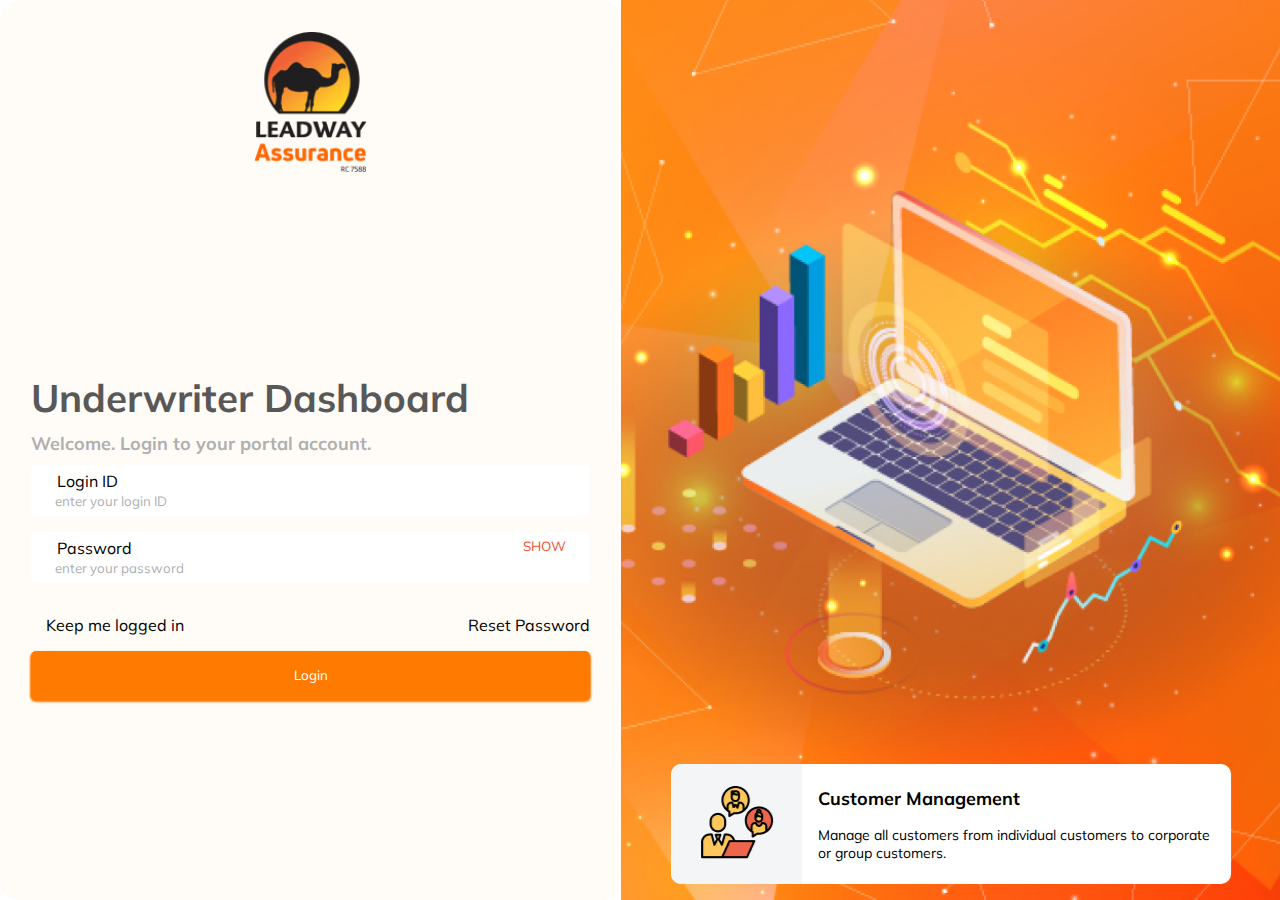
<file: index.html>
<!DOCTYPE html>
<html lang="en">

<head>
    <meta charset="UTF-8">
    <meta name="viewport" content="width=device-width, initial-scale=1.0">
    <title>Login page</title>
    <link rel="stylesheet" href="https://cdnjs.cloudflare.com/ajax/libs/font-awesome/6.5.2/css/all.min.css"
        integrity="sha512-SnH5WK+bZxgPHs44uWIX+LLJAJ9/2PkPKZ5QiAj6Ta86w+fsb2TkcmfRyVX3pBnMFcV7oQPJkl9QevSCWr3W6A=="
        crossorigin="anonymous" referrerpolicy="no-referrer" />
    <link rel="stylesheet" href="./css/root.css">
    <link rel="stylesheet" href="./css/app.css">
</head>
<style>
    /* body{
        max-height: 1100px;
    } */
</style>

<body>
    <header>
        <div class="helpIconDiv">
            <i class="fa-regular fa-circle-question helpIcon"></i>
            <span>help</span>
        </div>
    </header>
    <main>
        <section id="loginHero">
            <div class="loginHeroText">
                <div class="chatIconDiv">
                    <img src="./assets/chatIcon.png" alt="leadway logo (camel in sunset)">
                </div>
                <div class="loginHeroTextDiv">
                    <h2>Customer Management</h2>
                    <p>Manage all customers from individual customers to corporate
                        or group customers.</p>
                </div>
            </div>
        </section>
        <section class="formSect">
            <div id="logoImg">
                <img src="./assets/logo.png" alt="">
            </div>
            <form class="loginForm" id="loginForm">
                <div>
                    <h1>Underwriter Dashboard</h1>
                    <h3>Welcome. Login to your portal account.</h3>
                </div>
                <div class="inpDiv">
                    <label for="loginId" class="innerLabel">Login ID</label>
                    <input type="text" name="loginId" id="loginId" placeholder="enter your login ID" class="inpDivInp">
                    <i class="fa-regular fa-user"></i>
                </div>
                <div class="inpDiv">
                    <label for="password" class="innerLabel">Password</label>
                    <input type="password" name="password" id="password" placeholder="enter your password"
                        class="inpDivInp">
                    <small id="togglePassword">SHOW</small>
                    <i class="fa-solid fa-lock"></i>
                </div>
                <div class="checkInp">
                    <label for="rememberMe" id="rememberMeLbl">
                        <input type="checkbox" name="rememberMe" id="rememberMe">Keep me logged in
                    </label>
                    <p id="passWReset">Reset Password</p>
                </div>
                <div class="btnDiv">
                    <button type="button" id="btnDiv">Login</button>
                </div>
            </form>
        </section>
    </main>
</body>
<script>

    document.getElementById('btnDiv').addEventListener('click', function (e) {
        e.preventDefault();

        const loginId = document.getElementById('loginId').value;
        const password = document.getElementById('password').value;
        // const errorMessage = document.getElementById('error-message');

        if (loginId === 'admin' && password === 'admin') {
            window.location.href = '/html/dashboard.html';
        } else {
            alert('Invalid login ID or password') ;
        }
    });

    document.getElementById('togglePassword').addEventListener('click', function () {
        const passwordInput = document.getElementById('password');

        if (passwordInput.value) { // Check if input field is not empty
            if (passwordInput.type === 'password') {
                passwordInput.type = 'text';
                this.innerText = 'HIDE';
            } else {
                passwordInput.type = 'password';
                this.innerText = 'SHOW';
            }
        } else {
            alert('Please enter a password first');
        }
    });


</script>

</html>
</file>
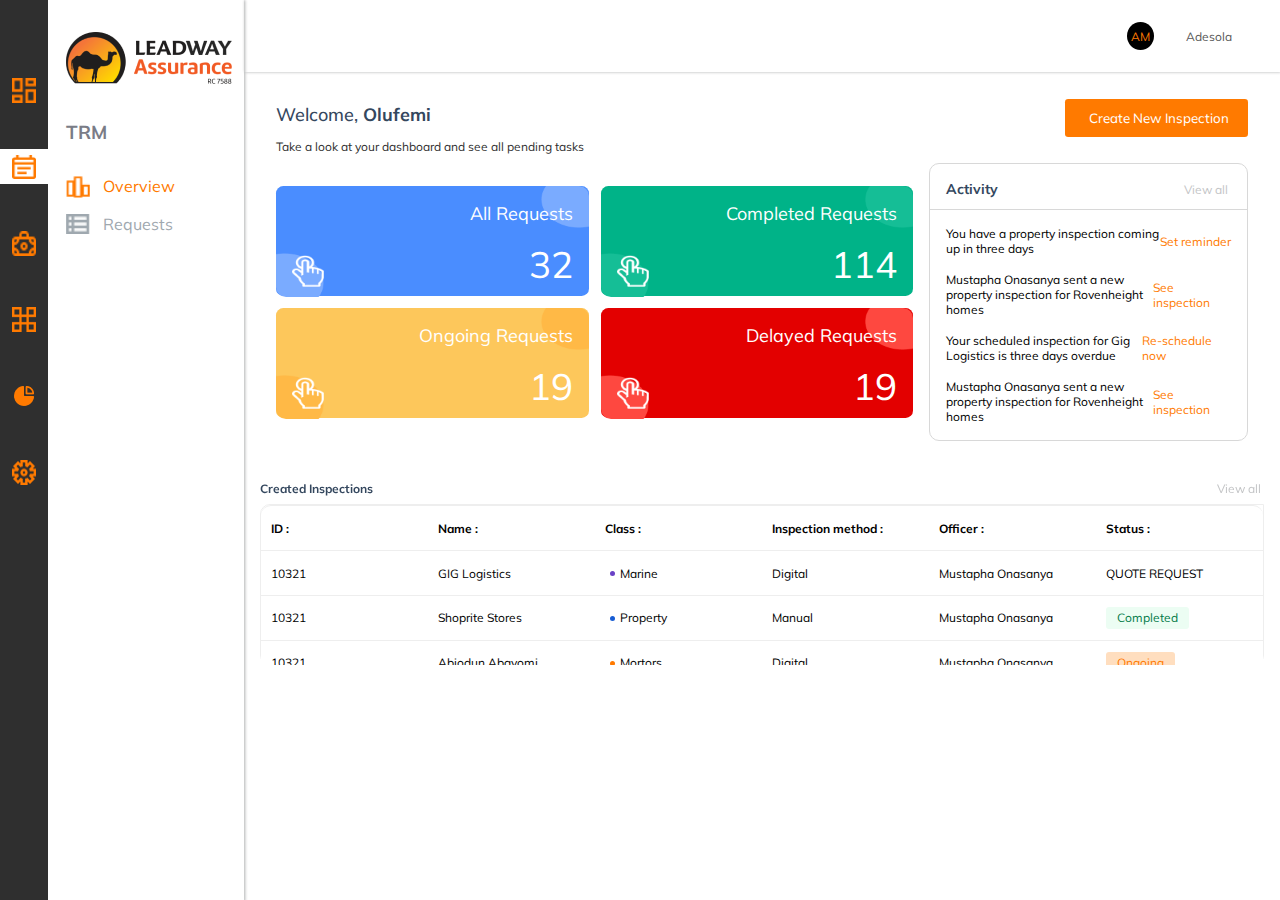
<file: html/dashboard.html>
<!DOCTYPE html>
<html lang="en">

<head>
    <meta charset="UTF-8">
    <meta name="viewport" content="width=device-width, initial-scale=1.0">
    <title>Dashboard</title>
    <link rel="stylesheet" href="https://cdnjs.cloudflare.com/ajax/libs/font-awesome/6.5.2/css/all.min.css"
        integrity="sha512-SnH5WK+bZxgPHs44uWIX+LLJAJ9/2PkPKZ5QiAj6Ta86w+fsb2TkcmfRyVX3pBnMFcV7oQPJkl9QevSCWr3W6A=="
        crossorigin="anonymous" referrerpolicy="no-referrer" />
    <link rel="stylesheet" href="../css/root.css">
    <link rel="stylesheet" href="../css/dashboard.css">
    <!-- <link rel="stylesheet" href="../css/newInspection.css"> -->
</head>

<body>
    <main>
        <section class="sideNavSect">
            <div class="sideNavDiv">
                <div class="sideNavIcon">
                    <img src="../assets/sideMenuIcons/menu.png" alt="">
                </div>
                <div class="sideNavIcon calendericon">
                    <img src="../assets/sideMenuIcons/calender.png" alt="">
                </div>
                <div class="sideNavIcon">
                    <img src="../assets/sideMenuIcons/tool.png" alt="">
                </div>
                <div class="sideNavIcon">
                    <img src="../assets/sideMenuIcons/preview.png" alt="">
                </div>
                <div class="sideNavIcon">
                    <img src="../assets/sideMenuIcons/fraction.png" alt="">
                </div>
                <div class="sideNavIcon">
                    <img src="../assets/sideMenuIcons/setting.png" alt="">
                </div>
            </div>
            <div class="subSideNavDiv">
                <div class="logoDiv">
                    <img src="../assets/logoDesktop.png" alt="">
                </div>
                <h3>TRM</h3>
                <div class="calenderDivParent">
                    <div class="calenderDivChild overview dashboardOverview">
                        <img src="../assets/sideMenuIcons/chart.png" alt="" id="chartImg">
                        <p>Overview</p>
                    </div>
                    <div class="calenderDivChild requests">
                        <img src="../assets/sideMenuIcons/list.png" alt="" id="listImg">
                        <p>Requests</p>
                    </div>
                </div>
            </div>
            <div class="exitIcon">
                <i class="fa-solid fa-xmark"></i>
            </div>
        </section>
        <section class="mainSect">
            <header>
                <nav>
                    <i class="fa-regular fa-bell"></i>
                    <div class="userInitial">AM</div>
                    <div class="userFName">
                        <span>Adesola</span>
                        <i class="fa-solid fa-angle-down"></i>
                    </div>
                </nav>
                <div id="menuIcon">
                    <i class="fa-solid fa-bars"></i>
                </div>
            </header>
            <div>
                <div class="introDiv">
                    <div class="introDivText">
                        <h2>Welcome, <span>Olufemi</span></h2>
                        <p>Take a look at your dashboard and see all pending tasks</p>
                    </div>
                    <div class="introBtnDiv">
                        <button id="inspectPgBtn"><i class="fa-solid fa-plus"></i>Create New Inspection</button>
                    </div>
                </div>
            </div>
            <!-- dashboard top section -->
            <div class="cardsDivSect">
                <div class="cardsDivParent">
                    <div class="cardsDiv">
                        <div class="childDiv" id="allRequests">
                            <div class="imgDeco">
                                <img src="../assets/sideMenuIcons/topBlueCurve.png" alt="color decoration"
                                    class="firstImgDeco">
                                <img src="../assets/sideMenuIcons/btmBlueCurve.png" alt="color decoration"
                                    class="secImgDeco">
                            </div>
                            <p>All Requests</p>
                            <div class="pointerDiv all-p">
                                <img src="../assets/sideMenuIcons/pointer.png" alt="pointer image">
                                <span class="count">32</span>
                            </div>
                        </div>
                        <div class="childDiv" id="completed">
                            <div class="imgDeco">
                                <img src="../assets/sideMenuIcons/greenTop.png" alt="color decoration"
                                    class="firstImgDeco">
                                <img src="../assets/sideMenuIcons/greenBtm.png" alt="color decoration"
                                    class="secImgDeco">
                            </div>
                            <p>Completed Requests</p>
                            <div class="pointerDiv">
                                <img src="../assets/sideMenuIcons/pointer.png" alt="pointer image">
                                <span class="count">114</span>
                            </div>
                        </div>
                        <div class="childDiv" id="ongoing">
                            <div class="imgDeco">
                                <img src="../assets/sideMenuIcons/yellowTop.png" alt="color decoration"
                                    class="firstImgDeco">
                                <img src="../assets/sideMenuIcons/yellowBtm.png" alt="color decoration"
                                    class="secImgDeco">
                            </div>
                            <p>Ongoing Requests</p>
                            <div class="pointerDiv">
                                <img src="../assets/sideMenuIcons/pointer.png" alt="pointer image">
                                <span class="count">19</span>
                            </div>
                        </div>
                        <div class="childDiv" id="delayed">
                            <div class="imgDeco">
                                <img src="../assets/sideMenuIcons/redTop.png" alt="color decoration"
                                    class="firstImgDeco">
                                <img src="../assets/sideMenuIcons/redBtm.png" alt="color decoration" class="secImgDeco">
                            </div>
                            <p>Delayed Requests</p>
                            <div class="pointerDiv">
                                <img src="../assets/sideMenuIcons/pointer.png" alt="pointer image">
                                <span class="count">19</span>
                            </div>
                        </div>
                    </div>
                    <div class="activityDiv">
                        <div class="activityDivHeading">
                            <h3>Activity</h3>
                            <a href="#">View all <i class="fa-solid fa-angle-right"></i></a>
                        </div>
                        <ul class="activityLists">
                            <li class="activityList">
                                <p>You have a property inspection coming up in three days</p>
                                <a href="#">Set reminder</a>
                            </li>
                            <li class="activityList">
                                <p>Mustapha Onasanya sent a new property inspection for Rovenheight homes</p>
                                <a href="#">See inspection</a>
                            </li>
                            <li class="activityList">
                                <p>Your scheduled inspection for Gig Logistics is three days overdue</p>
                                <a href="#">Re-schedule now</a>
                            </li>
                            <li class="activityList">
                                <p>Mustapha Onasanya sent a new property inspection for Rovenheight homes</p>
                                <a href="#">See inspection</a>
                            </li>
                        </ul>
                    </div>
                </div>
            </div>

            <!-- table section -->
            <div class="inspectionTblDiv">
                <div class="titlediv">
                    <h4>Created Inspections</h4>
                    <a href="#">View all <i class="fa-solid fa-angle-right"></i></a>
                </div>
                <table class="inspectionTbl">
                    <tr>
                        <th>ID :</th>
                        <th>Name :</th>
                        <th>Class :</th>
                        <th>Inspection method :</th>
                        <th>Officer :</th>
                        <th>Status :</th>
                    </tr>
                    <tr>
                        <td>10321</td>
                        <td>GIG Logistics</td>
                        <td><span class="dotSpan purpleDotSpan"></span>Marine</td>
                        <td>Digital</td>
                        <td>Mustapha Onasanya</td>
                        <td>QUOTE REQUEST</td>
                    </tr>
                    <tr>
                        <td>10321</td>
                        <td>Shoprite Stores</td>
                        <td><span class="dotSpan blueDotSpan"></span>Property</td>
                        <td>Manual</td>
                        <td>Mustapha Onasanya</td>
                        <td><span class="statusSpan statusCompleteTd">Completed</span></td>
                    </tr>
                    <tr>
                        <td>10321</td>
                        <td>Abiodun Abayomi</td>
                        <td><span class="dotSpan orangeDotSpan"></span>Mortors</td>
                        <td>Digital</td>
                        <td>Mustapha Onasanya</td>
                        <td><span class="statusSpan statusOngoingTd">Ongoing</span></td>
                    </tr>
                    <tr>
                        <td>10321</td>
                        <td>Ben’s Agro Allied</td>
                        <td><span class="dotSpan greenDotSpan"></span>Agric</td>
                        <td>Manual</td>
                        <td>Mustapha Onasanya</td>
                        <td>SENT TO ENGINEER</td>
                    </tr>
                    <tr>
                        <td>10321</td>
                        <td>Abiodun Abayomi</td>
                        <td><span class="dotSpan yellowDotSpan"></span>Band</td>
                        <td>Digital</td>
                        <td>Mustapha Onasanya</td>
                        <td><span class="statusSpan statusExpired"><i class="fa-regular fa-x"
                                    style="font-size: 10px; margin-inline: 5px;"></i>Link Expired</span></td>
                    </tr>
                    <tr>
                        <td>10321</td>
                        <td>Julius Berger</td>
                        <td><span class="dotSpan redDotSpan"></span>Engineering</td>
                        <td>Digital</td>
                        <td>Mustapha Onasanya</td>
                        <td><span class="statusSpan statusSentTd"><svg class="rotate-left ash-color"
                                    xmlns="http://www.w3.org/2000/svg"
                                    viewBox="0 0 384 512"><!--!Font Awesome Free 6.5.2 by @fontawesome - https://fontawesome.com License - https://fontawesome.com/license/free Copyright 2024 Fonticons, Inc.-->
                                    <path
                                        d="M32 448c-17.7 0-32 14.3-32 32s14.3 32 32 32l96 0c53 0 96-43 96-96l0-306.7 73.4 73.4c12.5 12.5 32.8 12.5 45.3 0s12.5-32.8 0-45.3l-128-128c-12.5-12.5-32.8-12.5-45.3 0l-128 128c-12.5 12.5-12.5 32.8 0 45.3s32.8 12.5 45.3 0L160 109.3 160 416c0 17.7-14.3 32-32 32l-96 0z" />
                                </svg>Inspection link</span></td>
                    </tr>
                    <tr>
                        <td>10321</td>
                        <td>Abiodun Abayomi</td>
                        <td><span class="dotSpan greenDotSpan"></span>Agric</td>
                        <td>Digital</td>
                        <td>Mustapha Onasanya</td>
                        <td><span class="statusSpan statusCompleteTd">Completed</span></td>
                    </tr>
                </table>
            </div>
        </section>
    </main>
</body>
<script src="../js/jsAll.js">
    let menuIcon = document.querySelector('#menuIcon')
    let exitIcon = document.querySelector('.exitIcon')
    console.log(menuIcon, exitIcon)

    menuIcon.addEventListener('click', () => {
        const sideNavSect = document.querySelector('.sideNavSect')
        // sideNavSect.style.display = 'flex'
        sideNavSect.classList.toggle('show');
        // exitIcon.style.display = 'block' 
    })
    exitIcon.addEventListener('click', () => {
        console.log(exitIcon)
        const sideNavSect = document.querySelector('.sideNavSect')
        // sideNavSect.style.display = 'flex'
        sideNavSect.classList.remove('show');
    })

</script>

</html>
</file>
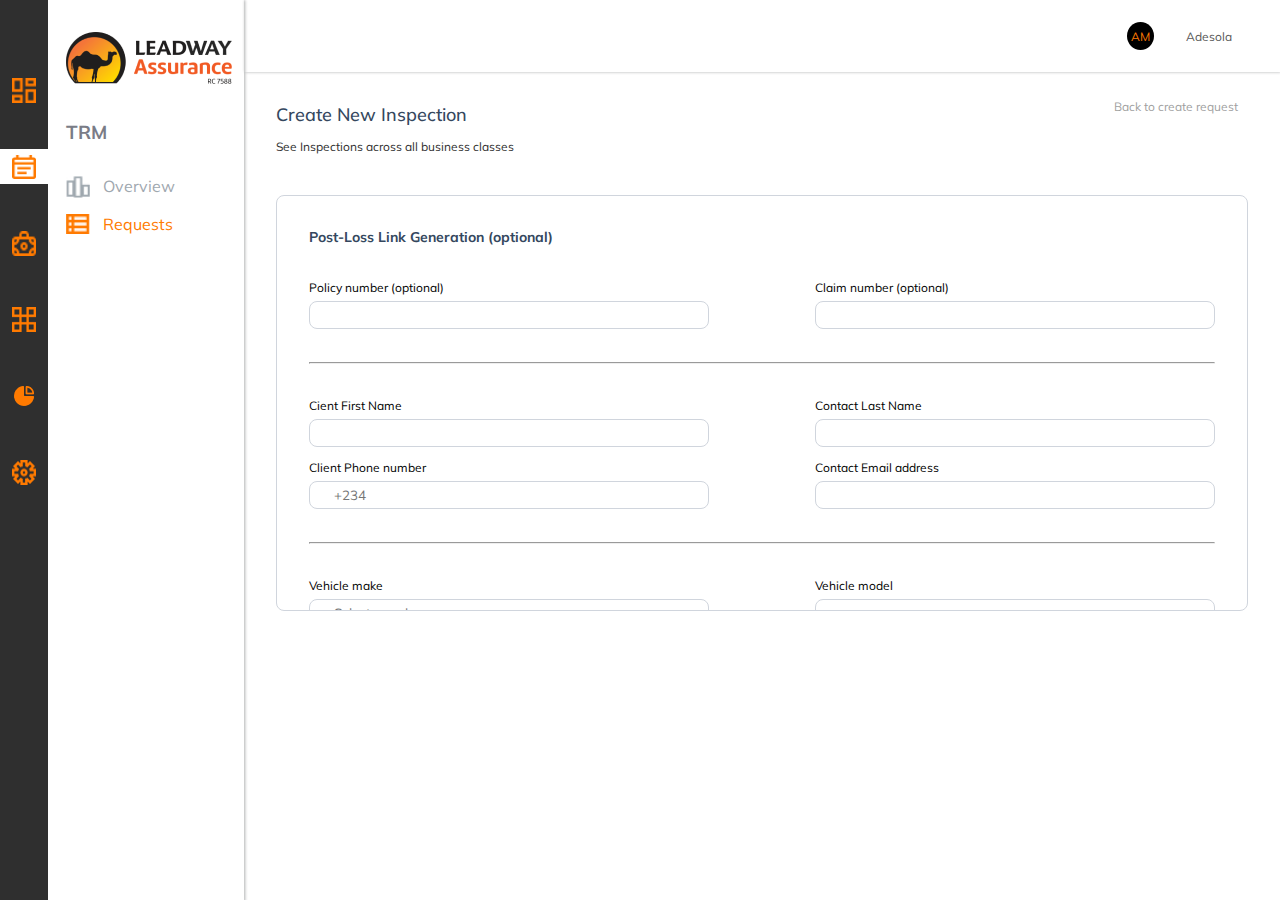
<file: html/mortorsPostLoss.html>
<!DOCTYPE html>
<html lang="en">

<head>
    <meta charset="UTF-8">
    <meta name="viewport" content="width=device-width, initial-scale=1.0">
    <title>Post Loss Inspection Property Mortors</title>
    <link rel="stylesheet" href="https://cdnjs.cloudflare.com/ajax/libs/font-awesome/6.5.2/css/all.min.css"
        integrity="sha512-SnH5WK+bZxgPHs44uWIX+LLJAJ9/2PkPKZ5QiAj6Ta86w+fsb2TkcmfRyVX3pBnMFcV7oQPJkl9QevSCWr3W6A=="
        crossorigin="anonymous" referrerpolicy="no-referrer" />
    <link rel="stylesheet" href="../css/root.css">
    <link rel="stylesheet" href="../css/dashboard.css">
    <link rel="stylesheet" href="../css/newInspection.css">
</head>
<style>
    .inpSearchDiv input{
        width: 400px;
        height: 100%;
    }
</style>
<body>
    <main>
        <section class="sideNavSect">
            <div class="sideNavDiv">
                <div class="sideNavIcon">
                    <img src="../assets/sideMenuIcons/menu.png" alt="">
                </div>
                <div class="sideNavIcon calendericon">
                    <img src="../assets/sideMenuIcons/calender.png" alt="">
                </div>
                <div class="sideNavIcon">
                    <img src="../assets/sideMenuIcons/tool.png" alt="">
                </div>
                <div class="sideNavIcon">
                    <img src="../assets/sideMenuIcons/preview.png" alt="">
                </div>
                <div class="sideNavIcon">
                    <img src="../assets/sideMenuIcons/fraction.png" alt="">
                </div>
                <div class="sideNavIcon">
                    <img src="../assets/sideMenuIcons/setting.png" alt="">
                </div>
            </div>
            <div class="subSideNavDiv">
                <div class="logoDiv">
                    <img src="../assets/logoDesktop.png" alt="">
                </div>
                <div class="exitIcon">
                    <i class="fa-solid fa-xmark"></i>
                </div>
                <h3>TRM</h3>
                <div class="calenderDivParent">
                    <div class="calenderDivChild overview">
                        <img src="../assets/sideMenuIcons/whiteChart.jpg" alt="">
                        <p>Overview</p>
                    </div>
                    <div class="calenderDivChild requestsPg">
                        <img src="../assets/sideMenuIcons/orangeList.jpg" alt="">
                        <p>Requests</p>
                    </div>
                </div>
            </div>
        </section>
        <section class="mainSect">
            <header>
                <nav>
                    <i class="fa-regular fa-bell"></i>
                    <div class="userInitial">AM</div>
                    <div class="userFName">
                        <span>Adesola</span>
                        <i class="fa-solid fa-angle-down"></i>
                    </div>
                </nav>
                <div id="menuIcon">
                    <i class="fa-solid fa-bars"></i>
                </div>
            </header>
            <div>
                <div class="introDiv">
                    <div class="introDivText">
                        <h2>Create New Inspection</h2>
                        <p>See Inspections across all business classes</p>
                    </div>
                    <div class="introBtnDiv">
                        <a href="./newInspection.html">
                            <i class="fa-solid fa-angle-left"></i>Back to create request
                        </a>
                    </div>
                </div>
            </div>
            <div class="preLossInspectionSect">
                <h3>Post-Loss Link Generation (optional)</h3>
                <div class="parentInspDiv">
                    <div class="inspChildDiv">
                        <div class="parentInpDiv">
                            <label for="">Policy number (optional)</label>
                            <div class="inpSearchDiv">
                                <i class="fa-solid fa-magnifying-glass"></i>
                                <input type="search" name="search">
                            </div>
                        </div>    
                    </div>
                    <div class="inspChildDiv">
                        <div class="parentInpDiv">
                            <label for="">Claim number (optional)</label>
                            <div class="inpSearchDiv">
                                <i class="fa-solid fa-magnifying-glass"></i>
                                <input type="search" name="search">
                            </div>
                        </div>    
                    </div>
                </div>
                <hr>
                <div class="parentInspDiv">
                    <div class="inspChildDiv">
                        <div class="parentInpDiv">
                            <label for="">Cient First Name</label>
                            <input type="text" name="" id="">
                        </div>
                        <div class="parentInpDiv">
                            <label for="">Client Phone number</label>
                            <input type="text" name="" id="" placeholder="+234">
                        </div>
                    </div>
                    <div class="inspChildDiv">
                        <div class="parentInpDiv">
                            <label for="">Contact Last Name</label>
                            <input type="text" name="" id="">
                        </div>
                        <div class="parentInpDiv">
                            <label for="">Contact Email address</label>
                            <input type="text" name="" id="">
                        </div>
                    </div>
                </div>
                <hr>
                <div class="parentInspDiv">
                    <div class="inspChildDiv">
                        <div class="parentInpDiv">
                            <label for="">Vehicle make</label>
                            <input type="text" name="" id="" placeholder="Select a make">
                        </div>
                        <div class="parentInpDiv">
                            <label for="">Registration number</label>
                            <input type="text" name="" id="">
                        </div>
                    </div>
                    <div class="inspChildDiv">
                        <div class="parentInpDiv">
                            <label for="">Vehicle model</label>
                            <input type="text" name="" id="">
                        </div>
                        <div class="parentInpDiv">
                            <label for="">Year</label>
                            <input type="text" name="" id="" placeholder="Select a year">
                        </div>
                    </div>
                </div>
                <div class="inspChildDiv inspChildDivText">
                    <div class="parentInpDiv" id="parentInpDivText">
                        <label for="">Property Description</label>
                        <textarea name="prptDesc" id="prptDesc"></textarea>
                    </div>
                </div>
                <div class="inspChildDiv childDivText">
                    <div>
                        <label for="attachDoc" id="attachDocLbl">Attach Document</label>
                        <input type="file" name="" id="attachDoc">
                    </div>
                    <button class="generateBtn">Generate</button>
                </div>
            </div>
            <div class="popUpSect" id="popUpSect">
                <h3>Send to TRM</h3>
                <p>Are you sure you want to send this request?</p>
                <div class="TRMBtnDiv">
                    <button class="cancelTRMBtn">Cancel</button>
                    <button class="submitTRMBtn">Submit</button>
                </div>
            </div>
            <div class="successPopUpSect" id="successPopUpSect">
                <a href="#">
                    <i class="fa-regular fa-x" id="exit"></i>
                </a>
                <div class="successImg">
                    <img src="../assets/successInspectionPopup.png" alt="Success popup">
                </div>
                <p class="successAlertMsg">You’ve successfully created new <br>Inspection ID-23321 for PRIME GARDENS </p>
                <div class="TRMBtnDiv successTRMBtnDiv">
                    <button class="cancelTRMBtn" id="goToRequestBtn">Go to request list</button>
                    <button class="submitTRMBtn" id="goToCreateInspection">Create new inspection</button>
                </div>
            </div>
        </section>
        <div class="overlay hidden"></div>
    </main>
</body>
<script>
    let menuIcon = document.querySelector('#menuIcon')
    let exitIcon = document.querySelector('.exitIcon')
    console.log(menuIcon, exitIcon)

    menuIcon.addEventListener('click', () => {
        const sideNavSect = document.querySelector('.sideNavSect')
        // sideNavSect.style.display = 'flex'
        sideNavSect.classList.toggle('show');
        // exitIcon.style.display = 'block' 
    })
    exitIcon.addEventListener('click', () => {
        console.log(exitIcon)
        const sideNavSect = document.querySelector('.sideNavSect')
        // sideNavSect.style.display = 'flex'
        sideNavSect.classList.remove('show');
    })

    // redirects back to overview section | initial dashboard
    const overview = document.querySelector('.overview')
    console.log(overview)

    overview.addEventListener('click', () => {
        window.location.href = 'dashboard.html'
    })


    document.addEventListener('DOMContentLoaded', () => {
    // Select the popup div and buttons
    const popUpSect = document.getElementById('popUpSect');
    const cancelBtn = document.querySelector('.cancelTRMBtn');
    const submitBtn = document.querySelector('.submitTRMBtn');
    const generateBtn = document.querySelector('.generateBtn');

    const hidden = document.querySelector('.hidden');

    const successPopUpSect = document.getElementById('successPopUpSect');
    const exitBtn = document.getElementById('exit');

    // Add event listener to the generate button
    generateBtn.addEventListener('click', () => {
        // Show the popup
        popUpSect.style.display = 'block';
        hidden.style.display = 'block'
    });

    // Add event listener to the cancel button
    cancelBtn.addEventListener('click', () => {
        // Hide the popup
        popUpSect.style.display = 'none';

        // hide overlay div
        hidden.style.display = 'none'
    });

    // Add event listener to the submit button
    submitBtn.addEventListener('click', () => {
        // Hide the popup
        popUpSect.style.display = 'none';

        // Show the success popup
        successPopUpSect.style.display = 'block';
    });

    exitBtn.addEventListener('click', (event) => {
        // Prevent the default action of the anchor tag
        event.preventDefault();
        
        // Hide the success popup
        successPopUpSect.style.display = 'none';

        // hide overlay div
        hidden.style.display = 'none'
    });



    // add event listeners for buttons in the success message popup respectively

    document.querySelector('#goToRequestBtn').addEventListener('click', () => {
        //navigate to the request list
        window.location.href = './requests.html';
    });

    document.querySelector('#goToCreateInspection').addEventListener('click', () => {
        //navigate to the new inspection pade
        window.location.href = './newInspection.html';
    });

        // Add an event listener to the label to trigger the file input click
    document.querySelector('label[for="fileInput"]').addEventListener('click', function() {
        document.getElementById('fileInput').click();
    });

});
</script>
<!-- <script src="../js/js.js"></script> -->
<script src="../js/jsAll.js"></script>
</html>
</file>
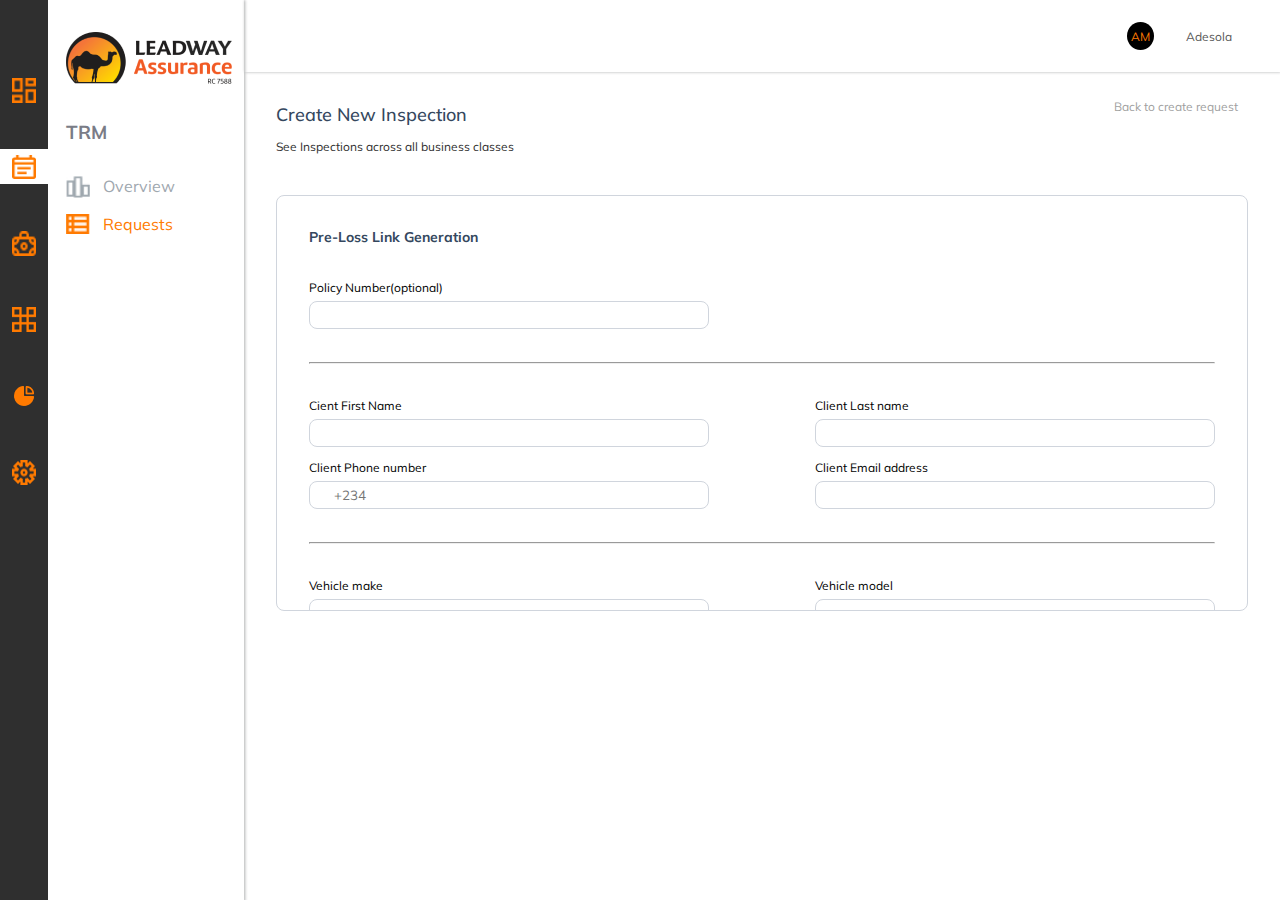
<file: html/mortorsPreLoss.html>
<!DOCTYPE html>
<html lang="en">

<head>
    <meta charset="UTF-8">
    <meta name="viewport" content="width=device-width, initial-scale=1.0">
    <title>Mortors Pre Loss Inspection Property</title>
    <link rel="stylesheet" href="https://cdnjs.cloudflare.com/ajax/libs/font-awesome/6.5.2/css/all.min.css"
        integrity="sha512-SnH5WK+bZxgPHs44uWIX+LLJAJ9/2PkPKZ5QiAj6Ta86w+fsb2TkcmfRyVX3pBnMFcV7oQPJkl9QevSCWr3W6A=="
        crossorigin="anonymous" referrerpolicy="no-referrer" />
    <link rel="stylesheet" href="../css/root.css">
    <link rel="stylesheet" href="../css/dashboard.css">
    <link rel="stylesheet" href="../css/newInspection.css">
</head>
<style>
    .inpSearchDiv input {
        width: 400px;
        height: 100%;
    }

    @media screen and (max-width: 400px) {
        .inpSearchDiv input {
            width: 100% !important;
        }
    }
</style>

<body>
    <main>
        <section class="sideNavSect">
            <div class="sideNavDiv">
                <div class="sideNavIcon">
                    <img src="../assets/sideMenuIcons/menu.png" alt="">
                </div>
                <div class="sideNavIcon calendericon">
                    <img src="../assets/sideMenuIcons/calender.png" alt="">
                </div>
                <div class="sideNavIcon">
                    <img src="../assets/sideMenuIcons/tool.png" alt="">
                </div>
                <div class="sideNavIcon">
                    <img src="../assets/sideMenuIcons/preview.png" alt="">
                </div>
                <div class="sideNavIcon">
                    <img src="../assets/sideMenuIcons/fraction.png" alt="">
                </div>
                <div class="sideNavIcon">
                    <img src="../assets/sideMenuIcons/setting.png" alt="">
                </div>
            </div>
            <div class="subSideNavDiv">
                <div class="logoDiv">
                    <img src="../assets/logoDesktop.png" alt="">
                </div>
                <div class="exitIcon">
                    <i class="fa-solid fa-xmark"></i>
                </div>
                <h3>TRM</h3>
                <div class="calenderDivParent">
                    <div class="calenderDivChild overview">
                        <img src="../assets/sideMenuIcons/whiteChart.jpg" alt="">
                        <p>Overview</p>
                    </div>
                    <div class="calenderDivChild requestsPg">
                        <img src="../assets/sideMenuIcons/orangeList.jpg" alt="">
                        <p>Requests</p>
                    </div>
                </div>
            </div>
        </section>
        <section class="mainSect">
            <header>
                <nav>
                    <i class="fa-regular fa-bell"></i>
                    <div class="userInitial">AM</div>
                    <div class="userFName">
                        <span>Adesola</span>
                        <i class="fa-solid fa-angle-down"></i>
                    </div>
                </nav>
                <div id="menuIcon">
                    <i class="fa-solid fa-bars"></i>
                </div>
            </header>
            <div>
                <div class="introDiv">
                    <div class="introDivText">
                        <h2>Create New Inspection</h2>
                        <p>See Inspections across all business classes</p>
                    </div>
                    <div class="introBtnDiv">
                        <a href="./newInspection.html">
                            <i class="fa-solid fa-angle-left"></i>Back to create request
                        </a>
                    </div>
                </div>
            </div>
            <div class="preLossInspectionSect">
                <h3>Pre-Loss Link Generation</h3>
                <div class="parentInspDiv">
                    <div class="inspChildDiv">
                        <div class="parentInpDiv">
                            <label for="">Policy Number(optional)</label>
                            <div class="inpSearchDiv">
                                <i class="fa-solid fa-magnifying-glass"></i>
                                <input type="search" name="search">
                            </div>
                        </div>
                    </div>
                </div>
                <hr>
                <div class="parentInspDiv">
                    <div class="inspChildDiv">
                        <div class="parentInpDiv">
                            <label for="">Cient First Name</label>
                            <input type="text" name="" id="">
                        </div>
                        <div class="parentInpDiv">
                            <label for="">Client Phone number</label>
                            <input type="text" name="" id="" placeholder="+234">
                        </div>
                    </div>
                    <div class="inspChildDiv">
                        <div class="parentInpDiv">
                            <label for="">Client Last name</label>
                            <input type="text" name="" id="">
                        </div>
                        <div class="parentInpDiv">
                            <label for="">Client Email address</label>
                            <input type="text" name="" id="">
                        </div>
                    </div>
                </div>
                <hr>
                <div class="parentInspDiv">
                    <div class="inspChildDiv">
                        <div class="parentInpDiv">
                            <label for="">Vehicle make</label>
                            <input type="text" name="" id="">
                        </div>
                    </div>
                    <div class="inspChildDiv">
                        <div class="parentInpDiv">
                            <label for="">Vehicle model</label>
                            <input type="text" name="" id="">
                        </div>
                    </div>
                </div>
                <div class="inspChildDiv inspChildDivText">
                    <div class="parentInpDiv" id="parentInpDivText">
                        <label for="">Property Description</label>
                        <textarea name="prptDesc" id="prptDesc"></textarea>
                    </div>
                </div>
                <div class="inspChildDiv childDivText">
                    <div>
                        <label for="attachDoc" id="attachDocLbl">Attach Document</label>
                        <input type="file" name="attachDoc" id="attachDoc">
                    </div>
                    <button class="orangeBtn generateBtn">Generate</button>
                </div>
            </div>
            <div class="popUpSect" id="popUpSect">
                <h3>Send to TRM</h3>
                <p>Are you sure you want to send this request?</p>
                <div class="TRMBtnDiv">
                    <button class="cancelTRMBtn">Cancel</button>
                    <button class="submitTRMBtn">Submit</button>
                </div>
            </div>
            <div class="successPopUpSect" id="successPopUpSect">
                <a href="#">
                    <i class="fa-regular fa-x" id="exit"></i>
                </a>
                <div class="successImg">
                    <img src="../assets/successInspectionPopup.png" alt="Success popup">
                </div>
                <p class="successAlertMsg">You’ve successfully created new <br>Inspection ID-23321 for PRIME GARDENS
                </p>
                <div class="TRMBtnDiv successTRMBtnDiv">
                    <button class="cancelTRMBtn" id="goToRequestBtn">Go to request list</button>
                    <button class="submitTRMBtn" id="goToCreateInspection">Create new inspection</button>
                </div>
            </div>
        </section>
        <div class="overlay hidden"></div>
    </main>
</body>
<script>
    let menuIcon = document.querySelector('#menuIcon')
    let exitIcon = document.querySelector('.exitIcon')
    console.log(menuIcon, exitIcon)

    menuIcon.addEventListener('click', () => {
        const sideNavSect = document.querySelector('.sideNavSect')
        // sideNavSect.style.display = 'flex'
        sideNavSect.classList.toggle('show');
        // exitIcon.style.display = 'block' 
    })
    exitIcon.addEventListener('click', () => {
        console.log(exitIcon)
        const sideNavSect = document.querySelector('.sideNavSect')
        // sideNavSect.style.display = 'flex'
        sideNavSect.classList.remove('show');
    })

    // redirects back to overview section | initial dashboard
    const overview = document.querySelector('.overview')
    console.log(overview)

    overview.addEventListener('click', () => {
        window.location.href = 'dashboard.html'
    })

    document.addEventListener('DOMContentLoaded', () => {
        // Select the popup div and buttons
        const popUpSect = document.getElementById('popUpSect');
        const cancelBtn = document.querySelector('.cancelTRMBtn');
        const submitBtn = document.querySelector('.submitTRMBtn');
        const generateBtn = document.querySelector('.generateBtn');

        const hidden = document.querySelector('.hidden');

        const successPopUpSect = document.getElementById('successPopUpSect');
        const exitBtn = document.getElementById('exit');

        // Add event listener to the generate button
        generateBtn.addEventListener('click', () => {
            // Show the popup
            popUpSect.style.display = 'block';
            hidden.style.display = 'block'
        });

        // Add event listener to the cancel button
        cancelBtn.addEventListener('click', () => {
            // Hide the popup
            popUpSect.style.display = 'none';

            // hide overlay div
            hidden.style.display = 'none'
        });

        // Add event listener to the submit button
        submitBtn.addEventListener('click', () => {
            // Hide the popup
            popUpSect.style.display = 'none';

            // Show the success popup
            successPopUpSect.style.display = 'block';
        });

        exitBtn.addEventListener('click', (event) => {
            // Prevent the default action of the anchor tag
            event.preventDefault();

            // Hide the success popup
            successPopUpSect.style.display = 'none';

            // hide overlay div
            hidden.style.display = 'none'
        });



        // add event listeners for buttons in the success message popup respectively

        document.querySelector('#goToRequestBtn').addEventListener('click', () => {
            //navigate to the request list
            window.location.href = './requests.html';
        });

        document.querySelector('#goToCreateInspection').addEventListener('click', () => {
            //navigate to the new inspection pade
            window.location.href = './newInspection.html';
        });

        // Add an event listener to the label to trigger the file input click
        document.querySelector('label[for="fileInput"]').addEventListener('click', function () {
            document.getElementById('fileInput').click();
        });

    });
</script>
<script src="../js/jsAll.js"></script>

</html>
</file>
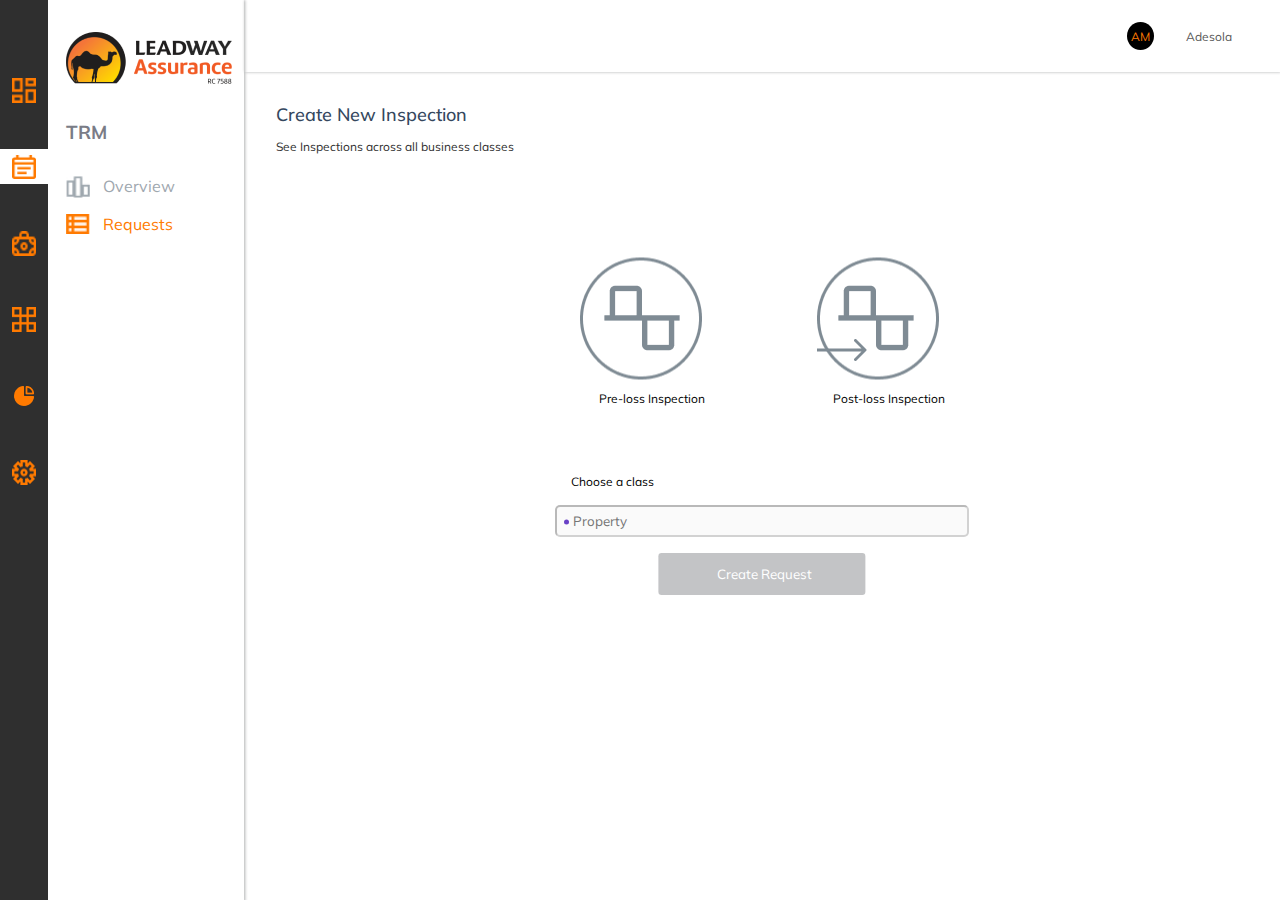
<file: html/newInspection.html>
<!DOCTYPE html>
<html lang="en">

<head>
    <meta charset="UTF-8">
    <meta name="viewport" content="width=device-width, initial-scale=1.0">
    <title>Create New inspection</title>
    <link rel="stylesheet" href="https://cdnjs.cloudflare.com/ajax/libs/font-awesome/6.5.2/css/all.min.css"
        integrity="sha512-SnH5WK+bZxgPHs44uWIX+LLJAJ9/2PkPKZ5QiAj6Ta86w+fsb2TkcmfRyVX3pBnMFcV7oQPJkl9QevSCWr3W6A=="
        crossorigin="anonymous" referrerpolicy="no-referrer" />
    <link rel="stylesheet" href="../css/root.css">
    <link rel="stylesheet" href="../css/dashboard.css">
    <link rel="stylesheet" href="../css/newInspection.css">
</head>

<body>
    <main>
        <section class="sideNavSect">
            <div class="sideNavDiv">
                <div class="sideNavIcon">
                    <img src="../assets/sideMenuIcons/menu.png" alt="">
                </div>
                <div class="sideNavIcon calendericon">
                    <img src="../assets/sideMenuIcons/calender.png" alt="">
                </div>
                <div class="sideNavIcon">
                    <img src="../assets/sideMenuIcons/tool.png" alt="">
                </div>
                <div class="sideNavIcon">
                    <img src="../assets/sideMenuIcons/preview.png" alt="">
                </div>
                <div class="sideNavIcon">
                    <img src="../assets/sideMenuIcons/fraction.png" alt="">
                </div>
                <div class="sideNavIcon">
                    <img src="../assets/sideMenuIcons/setting.png" alt="">
                </div>
            </div>
            <div class="subSideNavDiv">
                <div class="logoDiv">
                    <img src="../assets/logoDesktop.png" alt="">
                </div>
                <div class="exitIcon">
                    <i class="fa-solid fa-xmark"></i>
                </div>
                <h3>TRM</h3>
                <div class="calenderDivParent">
                    <div class="calenderDivChild overview">
                        <img src="../assets/sideMenuIcons/whiteChart.jpg" alt="">
                        <p>Overview</p>
                    </div>
                    <div class="calenderDivChild requestsPg">
                        <img src="../assets/sideMenuIcons/orangeList.jpg" alt="">
                        <p>Requests</p>
                    </div>
                </div>
            </div>
        </section>
        <section class="mainSect">
            <header>
                <nav>
                    <i class="fa-regular fa-bell"></i>
                    <div class="userInitial">AM</div>
                    <div class="userFName">
                        <span>Adesola</span>
                        <i class="fa-solid fa-angle-down"></i>
                    </div>
                </nav>
                <div id="menuIcon">
                    <i class="fa-solid fa-bars"></i>
                </div>
            </header>
            <div>
                <div class="introDiv">
                    <div class="introDivText">
                        <h2>Create New Inspection</h2>
                        <p>See Inspections across all business classes</p>
                    </div>
                    <div class="introBtnDiv">
                        <a href="./dashboard.html"><i class="fa-regular fa-x" id="exit"></i></a>
                    </div>
                </div>
            </div>
            <div class="inspectionSect">
                <div class="inspectionDivParent">
                    <div class="preInspection">
                        <div class="outerDiv">
                            <img src="../assets/sideMenuIcons/innerInspectionImg.png" alt="">
                            <div class="innerDiv">
                                <img src="../assets/sideMenuIcons/outerInspectionImg.png" alt="" class="inner">
                            </div>
                        </div>
                        <p>Pre-loss Inspection</p>
                    </div>
                    <div class="postInspection">
                        <div class="outerDiv">
                            <img src="../assets/sideMenuIcons/innerInspectionImg.png" alt="">
                            <div class="innerDiv">
                                <img src="../assets/sideMenuIcons/outerInspectionImg.png" alt="" class="inner">
                            </div>
                        </div>
                        <p>Post-loss Inspection</p>
                        <div class="arrowDiv"><img src="../assets/sideMenuIcons/leftArrow.png" alt="" class="arrow">
                        </div>
                    </div>
                </div>
                <div class="selectDiv">
                    <p>Choose a class</p>
                    <div class="selectInpDiv">
                        <span id="inputSpan" class="dotSpan purpleDotSpan"
                            style="position: absolute; left: 0.3rem; top: 50%; transform: translateY(-50%);"></span>
                        <input type="text" name="selectInp" id="selectInp" placeholder="Property" value="" disabled>
                        <i class="fa-solid fa-angle-down" id="dropdownToggle"></i>
                    </div>
                    <div name="" id="selectDropdown">
                        <p class="dropdownItem"><span class="dotSpan orangeDotSpan"></span>Motors</p>
                        <p class="dropdownItem"><span class="dotSpan blueDotSpan"></span>Property</p>
                        <p class="dropdownItem"><span class="dotSpan purpleDotSpan"></span>Marine</p>
                        <p class="dropdownItem"><span class="dotSpan greenDotSpan"></span>Agric</p>
                        <p class="dropdownItem"><span class="dotSpan yellowDotSpan"></span>Bond</p>
                        <p class="dropdownItem"><span class="dotSpan redDotSpan"></span>Engineering</p>
                    </div>
                    <button class="btnButtom"><i class="fa-regular fa-circle-right"></i>Create Request</button>
                </div>
            </div>
        </section>
    </main>
</body>
<!-- <script src="../js/jsAll.js"></script> -->
<!-- <script src="../js/js.js"></script> -->
<script>
    let menuIcon = document.querySelector('#menuIcon')
    let exitIcon = document.querySelector('.exitIcon')
    console.log(menuIcon, exitIcon)

    menuIcon.addEventListener('click', () => {
        const sideNavSect = document.querySelector('.sideNavSect')
        // sideNavSect.style.display = 'flex'
        sideNavSect.classList.toggle('show');
        // exitIcon.style.display = 'block' 
    })
    exitIcon.addEventListener('click', () => {
        console.log(exitIcon)
        const sideNavSect = document.querySelector('.sideNavSect')
        // sideNavSect.style.display = 'flex'
        sideNavSect.classList.remove('show');
    })

    // redirects back to overview section | initial dashboard
    const overview = document.querySelector('.overview')
    console.log(overview)

    overview.addEventListener('click', () => {
        window.location.href = 'dashboard.html'
    })

    // changes section from overview to requests
    const requests = document.querySelector('.requestsPg')

    requests.addEventListener('click', () => {
        window.location.href = 'requests.html'
    })

    // toggling dropdown items in form of select
    const dropdownToggle = document.querySelector('#dropdownToggle');
    const selectDropdown = document.querySelector('#selectDropdown');

    const inputSpan = document.querySelector('#inputSpan');
    const selectInp = document.querySelector('#selectInp');
    const dropdownItems = document.querySelectorAll('.dropdownItem');
    var selectedValue;

    // Optionally, initialize the dropdown to be hidden
    selectDropdown.style.display = 'none';

    dropdownToggle.addEventListener('click', () => {
        if (selectDropdown.style.display === 'none' || selectDropdown.style.display === '') {
            selectDropdown.style.display = 'block';
        } else {
            selectDropdown.style.display = 'none';
        }
    });

    dropdownItems.forEach(item => {
        item.addEventListener('click', () => {
            selectInp.placeholder = item.textContent.trim();

            // Get the span element inside the clicked p element
            const clickedSpan = item.querySelector('.dotSpan');

            // Replace the class of inputSpan with the class of the clicked span
            inputSpan.className = `dotSpan ${clickedSpan.classList[1]}`;

            selectedValue = selectInp.placeholder
            console.log(selectedValue)

            selectDropdown.style.display = 'none';

        });
    });

    const preInspection = document.querySelector('.preInspection');
    const postInspection = document.querySelector('.postInspection');
    const btnButtom = document.querySelector('.btnButtom');

    preInspection.addEventListener('click', () => {
        preInspection.style.border = '1px solid #FF7A00';
        postInspection.style.border = '0';

        // change the color of the button then cursor to pointer
        btnButtom.style.background = '#FF7A00';
        btnButtom.style.cursor = 'pointer';
    });

    postInspection.addEventListener('click', () => {
        postInspection.style.border = '1px solid #FF7A00';
        preInspection.style.border = '0';

        // change the color of the button then cursor to pointer
        btnButtom.style.background = '#FF7A00';
        btnButtom.style.cursor = 'pointer';
    });

    // Changing location to respective pages if preInspection or postInspection is clicked (contains colored border) is orange
    btnButtom.addEventListener('click', () => {
        if (selectedValue === 'Property') {
            if (postInspection.style.border !== '' && postInspection.style.border !== '0px') {
                window.location.href = './postLossInspection.html';
                console.log('selected')


            } else if (preInspection.style.border !== '' && preInspection.style.border !== '0px') {
                window.location.href = './preLossInspection.html';


            }
        } else if (selectedValue === 'Motors') {
            if (postInspection.style.border !== '' && postInspection.style.border !== '0px') {
                window.location.href = './mortorsPostLoss.html';

            } else if (preInspection.style.border !== '' && preInspection.style.border !== '0px') {
                window.location.href = './mortorsPreLoss.html';
            }
        }
        else {
            alert('Please select "Property" from the dropdown to proceed.');
        }
    });



    // btnButtom.addEventListener('click', () => {
    //     if (selectedValue === 'Property') {
    //         if (postInspection.style.border !== '' && postInspection.style.border !== '0px') {
    //             window.location.href = './postLossInspection.html';
    //         } else if (preInspection.style.border !== '' && preInspection.style.border !== '0px') {
    //             window.location.href = './preLossInspection.html';
    //         }
    //     } else if (selectedValue === 'Motors') {
    //         if (postInspection.style.border !== '' && postInspection.style.border !== '0px') {
    //             window.location.href = './mortorsPostLoss.html';
    //         } else if (preInspection.style.border !== '' && preInspection.style.border !== '0px') {
    //             window.location.href = 'mortorsPreLoss.html';
    //         }
    //     }

    //     else {
    //         alert('Please select "Property" from the dropdown to proceed.');
    //     }
    // });


</script>

</html>
</file>
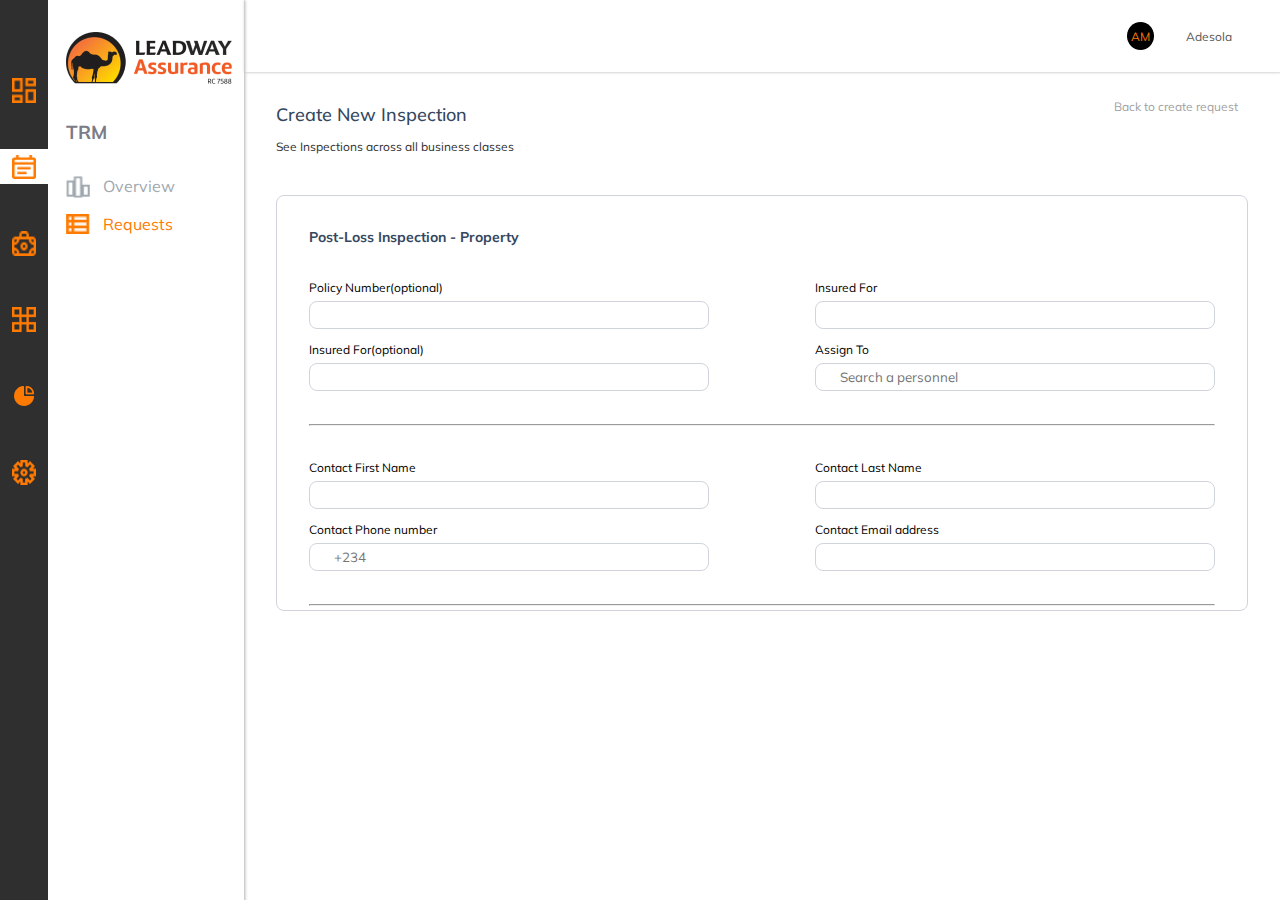
<file: html/postLossInspection.html>
<!DOCTYPE html>
<html lang="en">
<head>
    <meta charset="UTF-8">
    <meta name="viewport" content="width=device-width, initial-scale=1.0">
    <title>Post Loss Inspection Property</title>
    <link rel="stylesheet" href="https://cdnjs.cloudflare.com/ajax/libs/font-awesome/6.5.2/css/all.min.css"
        integrity="sha512-SnH5WK+bZxgPHs44uWIX+LLJAJ9/2PkPKZ5QiAj6Ta86w+fsb2TkcmfRyVX3pBnMFcV7oQPJkl9QevSCWr3W6A=="
        crossorigin="anonymous" referrerpolicy="no-referrer" />
    <link rel="stylesheet" href="../css/root.css">
    <link rel="stylesheet" href="../css/dashboard.css">
    <link rel="stylesheet" href="../css/newInspection.css">
</head>
<style>
    .inpSearchDiv input{
        width: 400px;
        height: 100%;
    }
</style>
<body>
    <main>
        <section class="sideNavSect">
            <div class="sideNavDiv">
                <div class="sideNavIcon">
                    <img src="../assets/sideMenuIcons/menu.png" alt="">
                </div>
                <div class="sideNavIcon calendericon">
                    <img src="../assets/sideMenuIcons/calender.png" alt="">
                </div>
                <div class="sideNavIcon">
                    <img src="../assets/sideMenuIcons/tool.png" alt="">
                </div>
                <div class="sideNavIcon">
                    <img src="../assets/sideMenuIcons/preview.png" alt="">
                </div>
                <div class="sideNavIcon">
                    <img src="../assets/sideMenuIcons/fraction.png" alt="">
                </div>
                <div class="sideNavIcon">
                    <img src="../assets/sideMenuIcons/setting.png" alt="">
                </div>
            </div>
            <div class="subSideNavDiv">
                <div class="logoDiv">
                    <img src="../assets/logoDesktop.png" alt="">
                </div>
                <div class="exitIcon">
                    <i class="fa-solid fa-xmark"></i>
                </div>
                <h3>TRM</h3>
                <div class="calenderDivParent">
                    <div class="calenderDivChild overview">
                        <img src="../assets/sideMenuIcons/whiteChart.jpg" alt="">
                        <p>Overview</p>
                    </div>
                    <div class="calenderDivChild requestsPg">
                        <img src="../assets/sideMenuIcons/orangeList.jpg" alt="">
                        <p>Requests</p>
                    </div>
                </div>
            </div>
        </section>
        <section class="mainSect">
            <header>
                <nav>
                    <i class="fa-regular fa-bell"></i>
                    <div class="userInitial">AM</div>
                    <div class="userFName">
                        <span>Adesola</span>
                        <i class="fa-solid fa-angle-down"></i>
                    </div>
                </nav>
                <div id="menuIcon">
                    <i class="fa-solid fa-bars"></i>
                </div>
            </header>
            <div>
                <div class="introDiv">
                    <div class="introDivText">
                        <h2>Create New Inspection</h2>
                        <p>See Inspections across all business classes</p>
                    </div>
                    <div class="introBtnDiv">
                        <a href="./newInspection.html">
                            <i class="fa-solid fa-angle-left"></i>Back to create request
                        </a>
                    </div>
                </div>
            </div>
            <div class="preLossInspectionSect">
                <h3>Post-Loss Inspection - Property</h3>
                <div class="parentInspDiv">
                    <div class="inspChildDiv">
                        <div class="parentInpDiv">
                            <label for="">Policy Number(optional)</label>
                            <div class="inpSearchDiv">
                                <i class="fa-solid fa-magnifying-glass"></i>
                                <input type="search" name="search">
                            </div>
                        </div>
                        <div class="parentInpDiv">
                            <label for="">Insured For(optional)</label>
                            <div class="inpSearchDiv">
                                <i class="fa-solid fa-magnifying-glass"></i>
                                <input type="search" name="search">
                            </div>
                        </div>
                    </div>
                    <div class="inspChildDiv">
                        <div class="parentInpDiv">
                            <label for="">Insured For</label>
                            <div class="inpSearchDiv">
                                <i class="fa-solid fa-magnifying-glass"></i>
                                <input type="search" name="search">
                            </div>
                        </div>
                        <div class="parentInpDiv">
                            <label for="">Assign To</label>
                            <div class="inpSearchDiv">
                                <div class="inpSearchDiv">
                                    <i class="fa-solid fa-magnifying-glass"></i>
                                    <input type="search" name="search" placeholder="Search a personnel">
                                </div>
                            </div>
                        </div>
                    </div>
                </div>
                <hr>
                <div class="parentInspDiv">
                    <div class="inspChildDiv">
                        <div class="parentInpDiv">
                            <label for="">Contact First Name</label>
                            <input type="text" name="" id="">
                        </div>
                        <div class="parentInpDiv">
                            <label for="">Contact Phone number</label>
                            <input type="text" name="" id="" placeholder="+234">
                        </div>
                    </div>
                    <div class="inspChildDiv">
                        <div class="parentInpDiv">
                            <label for="">Contact Last Name</label>
                            <input type="text" name="" id="">
                        </div>
                        <div class="parentInpDiv">
                            <label for="">Contact Email address</label>
                            <input type="text" name="" id="">
                        </div>
                    </div>
                </div>
                <hr>
                <div class="parentInspDiv">
                    <div class="inspChildDiv">
                        <div class="parentInpDiv">
                            <label for="">Risk House Number</label>
                            <input type="text" name="" id="">
                        </div>
                        <div class="parentInpDiv">
                            <label for="">Risk Address</label>
                            <input type="text" name="" id="">
                        </div>
                    </div>
                    <div class="inspChildDiv">
                        <div class="parentInpDiv">
                            <label for="">State</label>
                            <input type="text" name="" id="" placeholder="Select a Language">
                        </div>
                        <div class="parentInpDiv">
                            <label for="">LGA</label>
                            <input type="text" name="" id="" placeholder="Select a Language">
                        </div>
                    </div>
                </div>
                <div class="inspChildDiv inspChildDivText">
                    <div class="parentInpDiv" id="parentInpDivText">
                        <label for="">Property Description</label>
                        <textarea name="prptDesc" id="prptDesc"></textarea>
                    </div>
                </div>
                <div class="inspChildDiv childDivText">
                    <div>
                        <label for="attachDoc" id="attachDocLbl">Attach Document</label>
                        <input type="file" name="" id="attachDoc">
                    </div>
                    <button  class="generateBtn" id="generateBtn">Generate</button>
                </div>
            </div>
            <div class="popUpSect" id="popUpSect">
                <h3>Send to TRM</h3>
                <p>Are you sure you want to send this request?</p>
                <div class="TRMBtnDiv">
                    <button class="cancelTRMBtn">Cancel</button>
                    <button class="submitTRMBtn">Submit</button>
                </div>
            </div>
            <div class="successPopUpSect" id="successPopUpSect">
                <a href="#">
                    <i class="fa-regular fa-x" id="exit"></i>
                </a>
                <div class="successImg">
                    <img src="../assets/successInspectionPopup.png" alt="Success popup">
                </div>
                <p class="successAlertMsg">You’ve successfully created new <br>Inspection ID-23321 for PRIME GARDENS </p>
                <div class="TRMBtnDiv successTRMBtnDiv">
                    <button class="cancelTRMBtn" id="goToRequestBtn">Go to request list</button>
                    <button class="submitTRMBtn" id="goToCreateInspection">Create new inspection</button>
                </div>
            </div>
        </section>
        <div class="overlay hidden"></div>
    </main>
</body>
<script>
    let menuIcon = document.querySelector('#menuIcon')
    let exitIcon = document.querySelector('.exitIcon')
    console.log(menuIcon, exitIcon)

    menuIcon.addEventListener('click', () => {
        const sideNavSect = document.querySelector('.sideNavSect')
        // sideNavSect.style.display = 'flex'
        sideNavSect.classList.toggle('show');
        // exitIcon.style.display = 'block' 
    })
    exitIcon.addEventListener('click', () => {
        console.log(exitIcon)
        const sideNavSect = document.querySelector('.sideNavSect')
        // sideNavSect.style.display = 'flex'
        sideNavSect.classList.remove('show');
    })

    // redirects back to overview section | initial dashboard
    const overview = document.querySelector('.overview')
    console.log(overview)

    overview.addEventListener('click', () => {
        window.location.href = 'dashboard.html'
    })


    document.addEventListener('DOMContentLoaded', () => {
    // Select the popup div and buttons
    const popUpSect = document.getElementById('popUpSect');
    const cancelBtn = document.querySelector('.cancelTRMBtn');
    const submitBtn = document.querySelector('.submitTRMBtn');
    const generateBtn = document.querySelector('.generateBtn');

    const hidden = document.querySelector('.hidden');

    const successPopUpSect = document.getElementById('successPopUpSect');
    const exitBtn = document.getElementById('exit');

    // Add event listener to the generate button
    generateBtn.addEventListener('click', () => {
        // Show the popup
        popUpSect.style.display = 'block';
        hidden.style.display = 'block'
    });

    // Add event listener to the cancel button
    cancelBtn.addEventListener('click', () => {
        // Hide the popup
        popUpSect.style.display = 'none';
        hidden.style.display = 'none'
    });

    // Add event listener to the submit button
    submitBtn.addEventListener('click', () => {
        // Hide the popup
        popUpSect.style.display = 'none';

        // Show the success popup
        successPopUpSect.style.display = 'block';
    });

    exitBtn.addEventListener('click', (event) => {
        // Prevent the default action of the anchor tag
        event.preventDefault();
        
        // Hide the success popup
        successPopUpSect.style.display = 'none';

        hidden.style.display = 'none'
    });



    // add event listeners for buttons in the success message popup respectively

    document.querySelector('#goToRequestBtn').addEventListener('click', () => {
        //navigate to the request list
        window.location.href = './requests.html';
    });

    document.querySelector('#goToCreateInspection').addEventListener('click', () => {
        //navigate to the new inspection pade
        window.location.href = './newInspection.html';
    });

        // Add an event listener to the label to trigger the file input click
    document.querySelector('label[for="fileInput"]').addEventListener('click', function() {
        document.getElementById('fileInput').click();
    });

});
</script>
<script src="../js/js.js"></script>
</html>
</file>
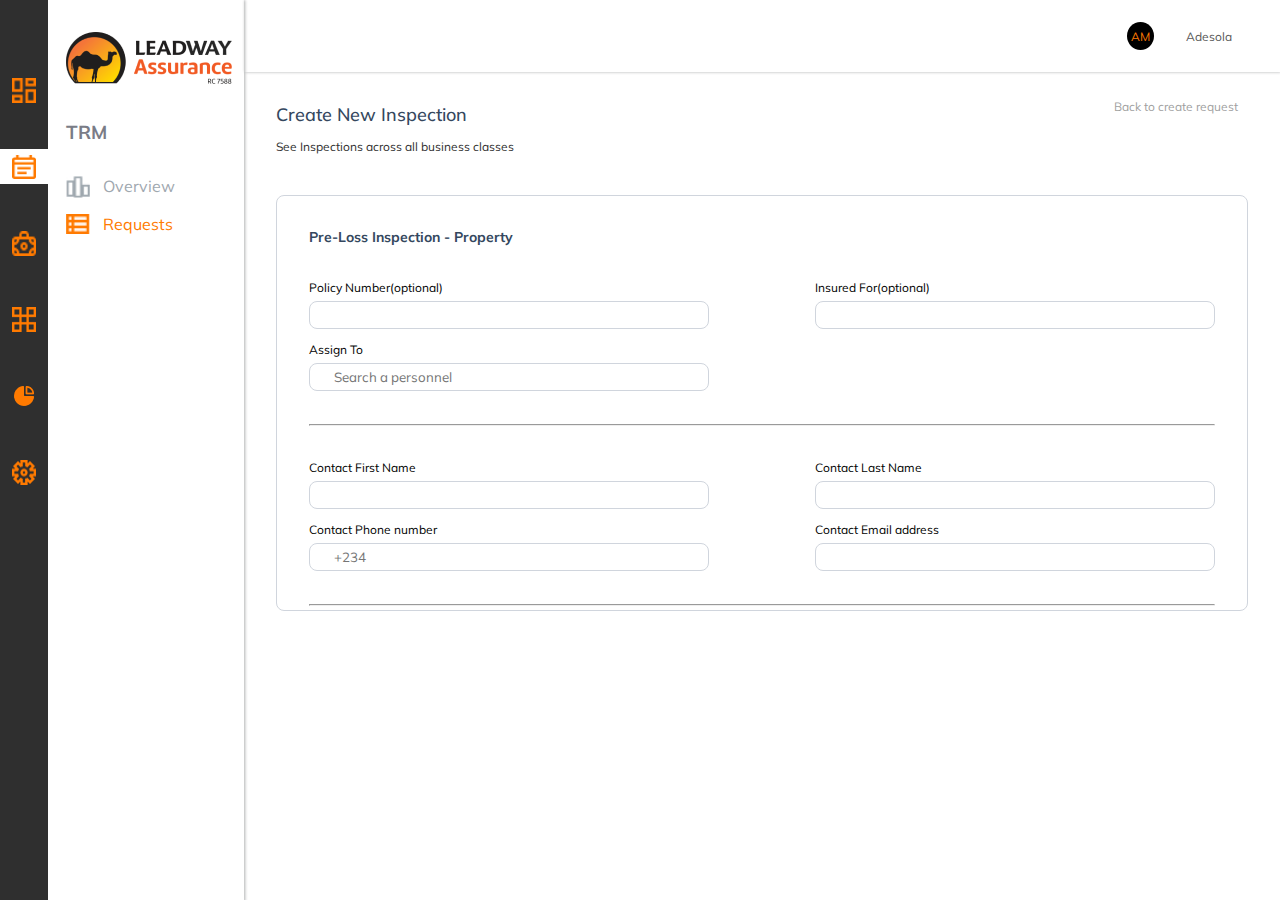
<file: html/preLossInspection.html>
<!DOCTYPE html>
<html lang="en">

<head>
    <meta charset="UTF-8">
    <meta name="viewport" content="width=device-width, initial-scale=1.0">
    <title>Pre Loss Inspection Property</title>
    <link rel="stylesheet" href="https://cdnjs.cloudflare.com/ajax/libs/font-awesome/6.5.2/css/all.min.css"
        integrity="sha512-SnH5WK+bZxgPHs44uWIX+LLJAJ9/2PkPKZ5QiAj6Ta86w+fsb2TkcmfRyVX3pBnMFcV7oQPJkl9QevSCWr3W6A=="
        crossorigin="anonymous" referrerpolicy="no-referrer" />
    <link rel="stylesheet" href="../css/root.css">
    <link rel="stylesheet" href="../css/dashboard.css">
    <link rel="stylesheet" href="../css/newInspection.css">
</head>
<style>
    .inpSearchDiv input {
        width: 400px;
        height: 100%;
    }

    @media screen and (max-width: 400px) {
        .inpSearchDiv input {
            width: 100% !important;
        }
    }
</style>

<body>
    <main>
        <section class="sideNavSect">
            <div class="sideNavDiv">
                <div class="sideNavIcon">
                    <img src="../assets/sideMenuIcons/menu.png" alt="">
                </div>
                <div class="sideNavIcon calendericon">
                    <img src="../assets/sideMenuIcons/calender.png" alt="">
                </div>
                <div class="sideNavIcon">
                    <img src="../assets/sideMenuIcons/tool.png" alt="">
                </div>
                <div class="sideNavIcon">
                    <img src="../assets/sideMenuIcons/preview.png" alt="">
                </div>
                <div class="sideNavIcon">
                    <img src="../assets/sideMenuIcons/fraction.png" alt="">
                </div>
                <div class="sideNavIcon">
                    <img src="../assets/sideMenuIcons/setting.png" alt="">
                </div>
            </div>
            <div class="subSideNavDiv">
                <div class="logoDiv">
                    <img src="../assets/logoDesktop.png" alt="">
                </div>
                <div class="exitIcon">
                    <i class="fa-solid fa-xmark"></i>
                </div>
                <h3>TRM</h3>
                <div class="calenderDivParent">
                    <div class="calenderDivChild overview">
                        <img src="../assets/sideMenuIcons/whiteChart.jpg" alt="">
                        <p>Overview</p>
                    </div>
                    <div class="calenderDivChild requestsPg">
                        <img src="../assets/sideMenuIcons/orangeList.jpg" alt="">
                        <p>Requests</p>
                    </div>
                </div>
            </div>
        </section>
        <section class="mainSect">
            <header>
                <nav>
                    <i class="fa-regular fa-bell"></i>
                    <div class="userInitial">AM</div>
                    <div class="userFName">
                        <span>Adesola</span>
                        <i class="fa-solid fa-angle-down"></i>
                    </div>
                </nav>
                <div id="menuIcon">
                    <i class="fa-solid fa-bars"></i>
                </div>
            </header>
            <div>
                <div class="introDiv">
                    <div class="introDivText">
                        <h2>Create New Inspection</h2>
                        <p>See Inspections across all business classes</p>
                    </div>
                    <div class="introBtnDiv">
                        <a href="./newInspection.html">
                            <i class="fa-solid fa-angle-left"></i>Back to create request
                        </a>
                    </div>
                </div>
            </div>
            <div class="preLossInspectionSect">
                <h3>Pre-Loss Inspection - Property</h3>
                <div class="parentInspDiv">
                    <div class="inspChildDiv">
                        <div class="parentInpDiv">
                            <label for="">Policy Number(optional)</label>
                            <div class="inpSearchDiv">
                                <i class="fa-solid fa-magnifying-glass"></i>
                                <input type="search" name="search">
                            </div>
                        </div>
                        <div class="parentInpDiv">
                            <label for="">Assign To</label>
                            <div class="inpSearchDiv">
                                <div class="inpSearchDiv">
                                    <i class="fa-solid fa-magnifying-glass"></i>
                                    <input type="search" name="search" placeholder="Search a personnel">
                                </div>
                            </div>
                        </div>
                    </div>
                    <div class="inspChildDiv">
                        <div class="parentInpDiv">
                            <label for="">Insured For(optional)</label>
                            <div class="inpSearchDiv">
                                <i class="fa-solid fa-magnifying-glass"></i>
                                <input type="search" name="search">
                            </div>
                        </div>
                    </div>
                </div>
                <hr>
                <div class="parentInspDiv">
                    <div class="inspChildDiv">
                        <div class="parentInpDiv">
                            <label for="">Contact First Name</label>
                            <input type="text" name="" id="">
                        </div>
                        <div class="parentInpDiv">
                            <label for="">Contact Phone number</label>
                            <input type="text" name="" id="" placeholder="+234">
                        </div>
                    </div>
                    <div class="inspChildDiv">
                        <div class="parentInpDiv">
                            <label for="">Contact Last Name</label>
                            <input type="text" name="" id="">
                        </div>
                        <div class="parentInpDiv">
                            <label for="">Contact Email address</label>
                            <input type="text" name="" id="">
                        </div>
                    </div>
                </div>
                <hr>
                <div class="parentInspDiv">
                    <div class="inspChildDiv">
                        <div class="parentInpDiv">
                            <label for="">Risk House Number</label>
                            <input type="text" name="" id="">
                        </div>
                        <div class="parentInpDiv">
                            <label for="">Risk Address</label>
                            <input type="text" name="" id="">
                        </div>
                    </div>
                    <div class="inspChildDiv">
                        <div class="parentInpDiv">
                            <label for="">State</label>
                            <input type="text" name="" id="" placeholder="Select a Language">
                        </div>
                        <div class="parentInpDiv">
                            <label for="">LGA</label>
                            <input type="text" name="" id="" placeholder="Select a Language">
                        </div>
                    </div>
                </div>
                <div class="inspChildDiv inspChildDivText">
                    <div class="parentInpDiv" id="parentInpDivText">
                        <label for="">Property Description</label>
                        <textarea name="prptDesc" id="prptDesc"></textarea>
                    </div>
                </div>
                <div class="inspChildDiv childDivText">
                    <div>
                        <label for="attachDoc" id="attachDocLbl">Attach Document</label>
                        <input type="file" name="attachDoc" id="attachDoc">
                    </div>
                    <button class="orangeBtn generateBtn">Generate</button>
                </div>
            </div>
            <div class="popUpSect" id="popUpSect">
                <h3>Send to TRM</h3>
                <p>Are you sure you want to send this request?</p>
                <div class="TRMBtnDiv">
                    <button class="cancelTRMBtn">Cancel</button>
                    <button class="submitTRMBtn">Submit</button>
                </div>
            </div>
            <div class="successPopUpSect" id="successPopUpSect">
                <a href="#">
                    <i class="fa-regular fa-x" id="exit"></i>
                </a>
                <div class="successImg">
                    <img src="../assets/successInspectionPopup.png" alt="Success popup">
                </div>
                <p class="successAlertMsg">You’ve successfully created new <br>Inspection ID-23321 for PRIME GARDENS
                </p>
                <div class="TRMBtnDiv successTRMBtnDiv">
                    <button class="cancelTRMBtn" id="goToRequestBtn">Go to request list</button>
                    <button class="submitTRMBtn" id="goToCreateInspection">Create new inspection</button>
                </div>
            </div>
        </section>
        <div class="overlay hidden"></div>
    </main>
</body>
<script>
    let menuIcon = document.querySelector('#menuIcon')
    let exitIcon = document.querySelector('.exitIcon')
    console.log(menuIcon, exitIcon)

    menuIcon.addEventListener('click', () => {
        const sideNavSect = document.querySelector('.sideNavSect')
        // sideNavSect.style.display = 'flex'
        sideNavSect.classList.toggle('show');
        // exitIcon.style.display = 'block' 
    })
    exitIcon.addEventListener('click', () => {
        console.log(exitIcon)
        const sideNavSect = document.querySelector('.sideNavSect')
        // sideNavSect.style.display = 'flex'
        sideNavSect.classList.remove('show');
    })

    // redirects back to overview section | initial dashboard
    const overview = document.querySelector('.overview')
    console.log(overview)

    overview.addEventListener('click', () => {
        window.location.href = 'dashboard.html'
    })


    document.addEventListener('DOMContentLoaded', () => {
    // Select the popup div and buttons
    const popUpSect = document.getElementById('popUpSect');
    const cancelBtn = document.querySelector('.cancelTRMBtn');
    const submitBtn = document.querySelector('.submitTRMBtn');
    const generateBtn = document.querySelector('.generateBtn');

    const hidden = document.querySelector('.hidden');

    const successPopUpSect = document.getElementById('successPopUpSect');
    const exitBtn = document.getElementById('exit');

    // Add event listener to the generate button
    generateBtn.addEventListener('click', () => {
        // Show the popup
        popUpSect.style.display = 'block';
        hidden.style.display = 'block'
    });

    // Add event listener to the cancel button
    cancelBtn.addEventListener('click', () => {
        // Hide the popup
        popUpSect.style.display = 'none';
        hidden.style.display = 'none'
    });

    // Add event listener to the submit button
    submitBtn.addEventListener('click', () => {
        // Hide the popup
        popUpSect.style.display = 'none';

        // Show the success popup
        successPopUpSect.style.display = 'block';
    });

    exitBtn.addEventListener('click', (event) => {
        // Prevent the default action of the anchor tag
        event.preventDefault();
        
        // Hide the success popup
        successPopUpSect.style.display = 'none';
        hidden.style.display = 'none'
    });



    // add event listeners for buttons in the success message popup respectively

    document.querySelector('#goToRequestBtn').addEventListener('click', () => {
        //navigate to the request list
        window.location.href = './requests.html';
    });

    document.querySelector('#goToCreateInspection').addEventListener('click', () => {
        //navigate to the new inspection page
        window.location.href = './newInspection.html';
    });

        // Add an event listener to the label to trigger the file input click
    document.querySelector('label[for="fileInput"]').addEventListener('click', function() {
        document.getElementById('fileInput').click();
    });

});
</script>
<script src="../js/jsAll.js"></script>
</html>
</file>
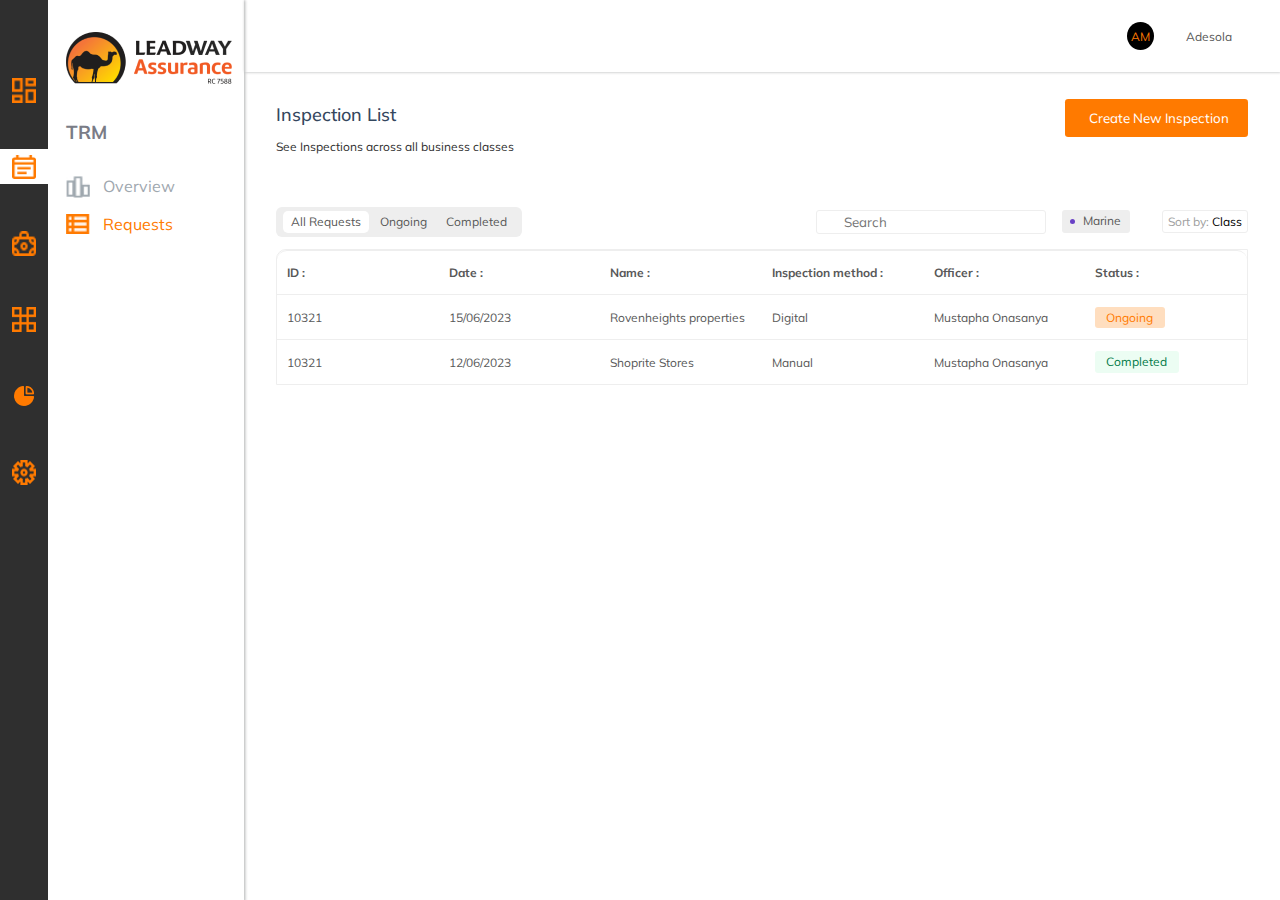
<file: html/requests.html>
<!DOCTYPE html>
<html lang="en">

<head>
    <meta charset="UTF-8">
    <meta name="viewport" content="width=device-width, initial-scale=1.0">
    <title>Requests</title>
    <link rel="stylesheet" href="https://cdnjs.cloudflare.com/ajax/libs/font-awesome/6.5.2/css/all.min.css"
        integrity="sha512-SnH5WK+bZxgPHs44uWIX+LLJAJ9/2PkPKZ5QiAj6Ta86w+fsb2TkcmfRyVX3pBnMFcV7oQPJkl9QevSCWr3W6A=="
        crossorigin="anonymous" referrerpolicy="no-referrer" />
    <link rel="stylesheet" href="../css/root.css">
    <link rel="stylesheet" href="../css/dashboard.css">
    <link rel="stylesheet" href="../css/newInspection.css">
</head>

<body>
    <main>
        <section class="sideNavSect">
            <div class="sideNavDiv">
                <div class="sideNavIcon">
                    <img src="../assets/sideMenuIcons/menu.png" alt="">
                </div>
                <div class="sideNavIcon calendericon">
                    <img src="../assets/sideMenuIcons/calender.png" alt="">
                </div>
                <div class="sideNavIcon">
                    <img src="../assets/sideMenuIcons/tool.png" alt="">
                </div>
                <div class="sideNavIcon">
                    <img src="../assets/sideMenuIcons/preview.png" alt="">
                </div>
                <div class="sideNavIcon">
                    <img src="../assets/sideMenuIcons/fraction.png" alt="">
                </div>
                <div class="sideNavIcon">
                    <img src="../assets/sideMenuIcons/setting.png" alt="">
                </div>
            </div>
            <div class="subSideNavDiv">
                <div class="logoDiv">
                    <img src="../assets/logoDesktop.png" alt="">
                </div>
                <div class="exitIcon">
                    <i class="fa-solid fa-xmark"></i>
                </div>
                <h3>TRM</h3>
                <div class="calenderDivParent">
                    <div class="calenderDivChild overview">
                        <img src="../assets/sideMenuIcons/whiteChart.jpg" alt="">
                        <p>Overview</p>
                    </div>
                    <div class="calenderDivChild requests requestsPg">
                        <img src="../assets/sideMenuIcons/orangeList.jpg" alt="">
                        <p>Requests</p>
                    </div>
                </div>
            </div>
        </section>
        <section class="mainSect">
            <header>
                <nav>
                    <i class="fa-regular fa-bell"></i>
                    <div class="userInitial">AM</div>
                    <div class="userFName">
                        <span>Adesola</span>
                        <i class="fa-solid fa-angle-down"></i>
                    </div>
                </nav>
                <div id="menuIcon">
                    <i class="fa-solid fa-bars"></i>
                </div>
            </header>
            <div>
                <div class="introDiv">
                    <div class="introDivText">
                        <h2>Inspection List</h2>
                        <p>See Inspections across all business classes</p>
                    </div>
                    <div class="introBtnDiv">
                        <button id="inspectPgBtn"><i class="fa-solid fa-plus"></i>Create New Inspection</button>
                    </div>
                </div>
            </div>
            <div class="mainSectDiv">
                <div class="tableHeaderDiv">
                    <div class="requestSwitches">
                        <span id="allRequestSpan">All Requests</span>
                        <span id="ongoingRequestSpan">Ongoing</span>
                        <span id="completeRequestSpan">Completed</span>
                    </div>
                    <div class="inpGrpDiv">
                        <div class="inpSearchDiv">
                            <i class="fa-solid fa-magnifying-glass"></i>
                            <input type="search" name="search" id="search" placeholder="Search">
                        </div>
                        <div class="marineSortGrp">
                            <div class="marineDiv">
                                <span class="dotSpan purpleDotSpan"></span>
                                <span class="marine">Marine</span>
                                <i class="fa-solid fa-x" style="font-size: 10px; margin-inline: 3px;"></i>
                            </div>
                            <div class="sortDiv">
                                <p>Sort by: <span style="color: black;">Class</span> <i class="fa-solid fa-angle-down"></i></p>
                            </div>
                        </div>
                    </div>
                </div>
                <div class="allRequestTblDiv">
                    <table class="allRequestTbl" id="table">
                        <tr>
                            <th>ID :</th>
                            <th>Date :</th>
                            <th>Name :</th>
                            <th>Inspection method :</th>
                            <th>Officer :</th>
                            <th>Status :</th>
                        </tr>
                        <tr>
                            <td>10321</td>
                            <td>15/06/2023</td>
                            <td>Rovenheights properties</td>
                            <td>Digital</td>
                            <td>Mustapha Onasanya</td>
                            <td>
                                <span class="statusSpan statusOngoingTd" id="ongoingPg">Ongoing</span>
                                <span class="statusSpan statusCompleteTd completeDuplicate" id="completeDuplicate">Completed</span>
                            </td>
                        </tr>
                        <tr>
                            <td>10321</td>
                            <td>12/06/2023</td>
                            <td>Shoprite Stores</td>
                            <td>Manual</td>
                            <td>Mustapha Onasanya</td>
                            <td>
                                <span class="statusSpan statusCompleteTd" id="statusCompleteTd">Completed</span>
                                <span class="statusSpan statusOngoingTd ongoingDuplicate">Ongoing</span>
                            </td>
                        </tr>
                    </table>
                </div>
            </div>
        </section>
    </main>
</body>
<script src="../js/jsAll.js"></script>

</html>
</file>
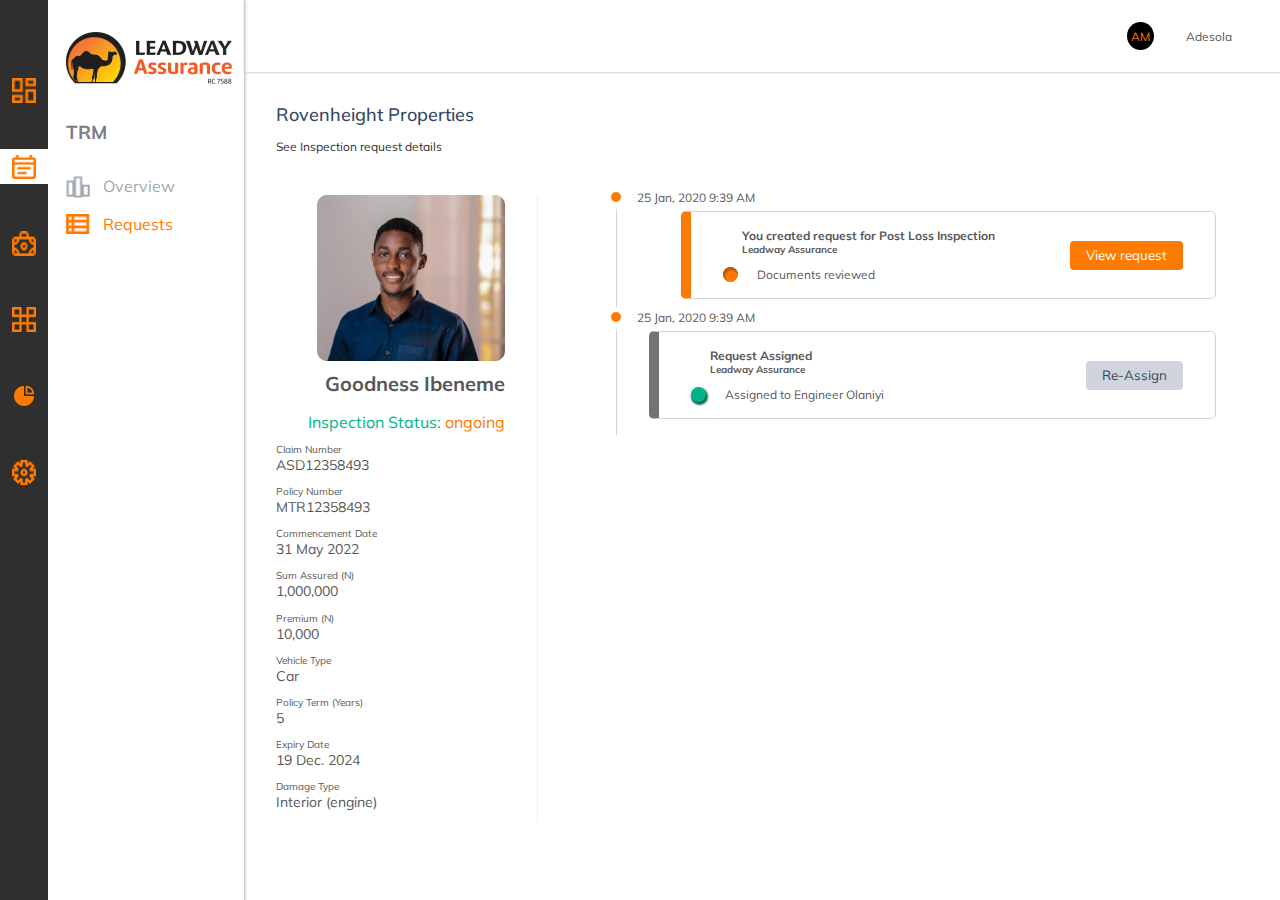
<file: html/rovenProp.html>
<!DOCTYPE html>
<html lang="en">

<head>
    <meta charset="UTF-8">
    <meta name="viewport" content="width=device-width, initial-scale=1.0">
    <title>Rovenheight Properties</title>
    <link rel="stylesheet" href="https://cdnjs.cloudflare.com/ajax/libs/font-awesome/6.5.2/css/all.min.css"
        integrity="sha512-SnH5WK+bZxgPHs44uWIX+LLJAJ9/2PkPKZ5QiAj6Ta86w+fsb2TkcmfRyVX3pBnMFcV7oQPJkl9QevSCWr3W6A=="
        crossorigin="anonymous" referrerpolicy="no-referrer" />
    <link rel="stylesheet" href="../css/root.css">
    <link rel="stylesheet" href="../css/dashboard.css">
    <link rel="stylesheet" href="../css/newInspection.css">
</head>

<body>
    <main>
        <section class="sideNavSect">
            <div class="sideNavDiv">
                <div class="sideNavIcon">
                    <img src="../assets/sideMenuIcons/menu.png" alt="">
                </div>
                <div class="sideNavIcon calendericon">
                    <img src="../assets/sideMenuIcons/calender.png" alt="">
                </div>
                <div class="sideNavIcon">
                    <img src="../assets/sideMenuIcons/tool.png" alt="">
                </div>
                <div class="sideNavIcon">
                    <img src="../assets/sideMenuIcons/preview.png" alt="">
                </div>
                <div class="sideNavIcon">
                    <img src="../assets/sideMenuIcons/fraction.png" alt="">
                </div>
                <div class="sideNavIcon">
                    <img src="../assets/sideMenuIcons/setting.png" alt="">
                </div>
            </div>
            <div class="subSideNavDiv">
                <div class="logoDiv">
                    <img src="../assets/logoDesktop.png" alt="">
                </div>
                <div class="exitIcon">
                    <i class="fa-solid fa-xmark"></i>
                </div>
                <h3>TRM</h3>
                <div class="calenderDivParent">
                    <div class="calenderDivChild overview">
                        <img src="../assets/sideMenuIcons/whiteChart.jpg" alt="">
                        <p>Overview</p>
                    </div>
                    <div class="calenderDivChild requests requestsPg">
                        <img src="../assets/sideMenuIcons/orangeList.jpg" alt="">
                        <p>Requests</p>
                    </div>
                </div>
            </div>
        </section>

        <section class="mainSect">
            <header>
                <nav>
                    <i class="fa-regular fa-bell"></i>
                    <div class="userInitial">AM</div>
                    <div class="userFName">
                        <span>Adesola</span>
                        <i class="fa-solid fa-angle-down"></i>
                    </div>
                </nav>
                <div id="menuIcon">
                    <i class="fa-solid fa-bars"></i>
                </div>
            </header>
            <div>
                <div class="introDiv">
                    <div class="introDivText">
                        <h2>Rovenheight Properties</h2>
                        <p>See Inspection request details</p>
                    </div>
                </div>
            </div>
            <!-- ROVENHEIGHT CONTENT USER PROFILE AND REQUEST -->
            <div class="mainSectDiv">
                <div class="rovMainSectDiv">
                    <div class="profileDescPDivMain">
                        <div class="profileDescHeader">
                            <!-- USER IMAGE -->
                            <div class="profileDescImgDiv">
                                <img src="../assets/profilePic.png" alt="">
                            </div>
                            <h3>Goodness Ibeneme</h3>
                            <p>Inspection Status: <span>ongoing</span></p>
                        </div>
                        <div class="profileDescPDiv">
                            <div class="profileDesc">
                                <p class="p1">Claim Number</p>
                                <p class="p2">ASD12358493</p>
                            </div>
                            <div class="profileDesc">
                                <p class="p1">Policy Number</p>
                                <p class="p2">MTR12358493</p>
                            </div>
                            <div class="profileDesc">
                                <p class="p1">Commencement Date</p>
                                <p class="p2">31 May 2022</p>
                            </div>
                            <div class="profileDesc">
                                <p class="p1">Sum Assured (N)</p>
                                <p class="p2">1,000,000</p>
                            </div>
                            <div class="profileDesc">
                                <p class="p1">Premium (N) </p>
                                <p class="p2">10,000</p>
                            </div>
                            <div class="profileDesc">
                                <p class="p1">Vehicle Type</p>
                                <p class="p2">Car</p>
                            </div>
                            <div class="profileDesc">
                                <p class="p1">Policy Term (Years)</p>
                                <p class="p2">5</p>
                            </div>
                            <div class="profileDesc">
                                <p class="p1">Expiry Date</p>
                                <p class="p2">19 Dec. 2024</p>
                            </div>
                            <div class="profileDesc">
                                <p class="p1">Damage Type</p>
                                <p class="p2">Interior (engine)</p>
                            </div>
                        </div>
                    </div>
                    <!-- REQUEST CARDS -->
                    <div class="cardsParentDiv">
                        <div class="offset">
                            <p><span class="size orangeDotSpan"></span>25 Jan, 2020 9:39 AM</p>
                        </div>
                        <div class="cardDiv card1">
                            <div class="cardDivText">
                                <div class="cardDivText1">
                                    <i class="fa-regular fa-file-lines"></i>
                                    <div>
                                        <h4>You created request for Post Loss Inspection</h4>
                                        <h5>Leadway Assurance</h5>
                                    </div>
                                </div>
                                <div class="cardDivText1">
                                    <span class="size2 orangeDotSpan"></span>
                                    <p>Documents reviewed</p>
                                </div>
                            </div>
                            <div class="cardBtnDiv">
                                <button id="viewRequestBtn">View request</button>
                            </div>
                        </div>

                        <div class="offset" id="spanBottom">
                            <p><span class="size orangeDotSpan"></span>25 Jan, 2020 9:39 AM</p>
                        </div>
                        <div class="cardDiv">
                            <div class="cardDivText">
                                <div class="cardDivText1">
                                    <i class="fa-regular fa-file-lines"></i>
                                    <div>
                                        <h4>Request Assigned</h4>
                                        <h5>Leadway Assurance</h5>
                                    </div>
                                </div>
                                <div class="cardDivText1">
                                    <span class="size2 greenDotSpan shadow2"></span>
                                    <p>Assigned to Engineer Olaniyi</p>
                                </div>
                            </div>
                            <div class="cardBtnDiv">
                                <button id="re-asign">Re-Assign</button>
                            </div>
                        </div>
                    </div>
                </div>
            </div>
        </section>
    </main>
</body>
<!-- <script src="../js/jsAll.js"></script> -->
<script>
    // getting a menu icon to dispay a dropdown in a mobile view

    let menuIcon = document.querySelector('#menuIcon')
    let exitIcon = document.querySelector('.exitIcon')
    console.log(menuIcon, exitIcon)

    menuIcon.addEventListener('click', () => {
        const sideNavSect = document.querySelector('.sideNavSect')
        // sideNavSect.style.display = 'flex'
        sideNavSect.classList.toggle('show');
        // exitIcon.style.display = 'block' 
    })

    exitIcon.addEventListener('click', () => {
        console.log(exitIcon)
        const sideNavSect = document.querySelector('.sideNavSect')
        // sideNavSect.style.display = 'flex'
        sideNavSect.classList.remove('show');
    })

    const viewRequestBtn = document.querySelector('#viewRequestBtn')

    viewRequestBtn.addEventListener('click', () => {
        window.location.href = 'surveyReports.html'
    })
</script>

</html>
</file>
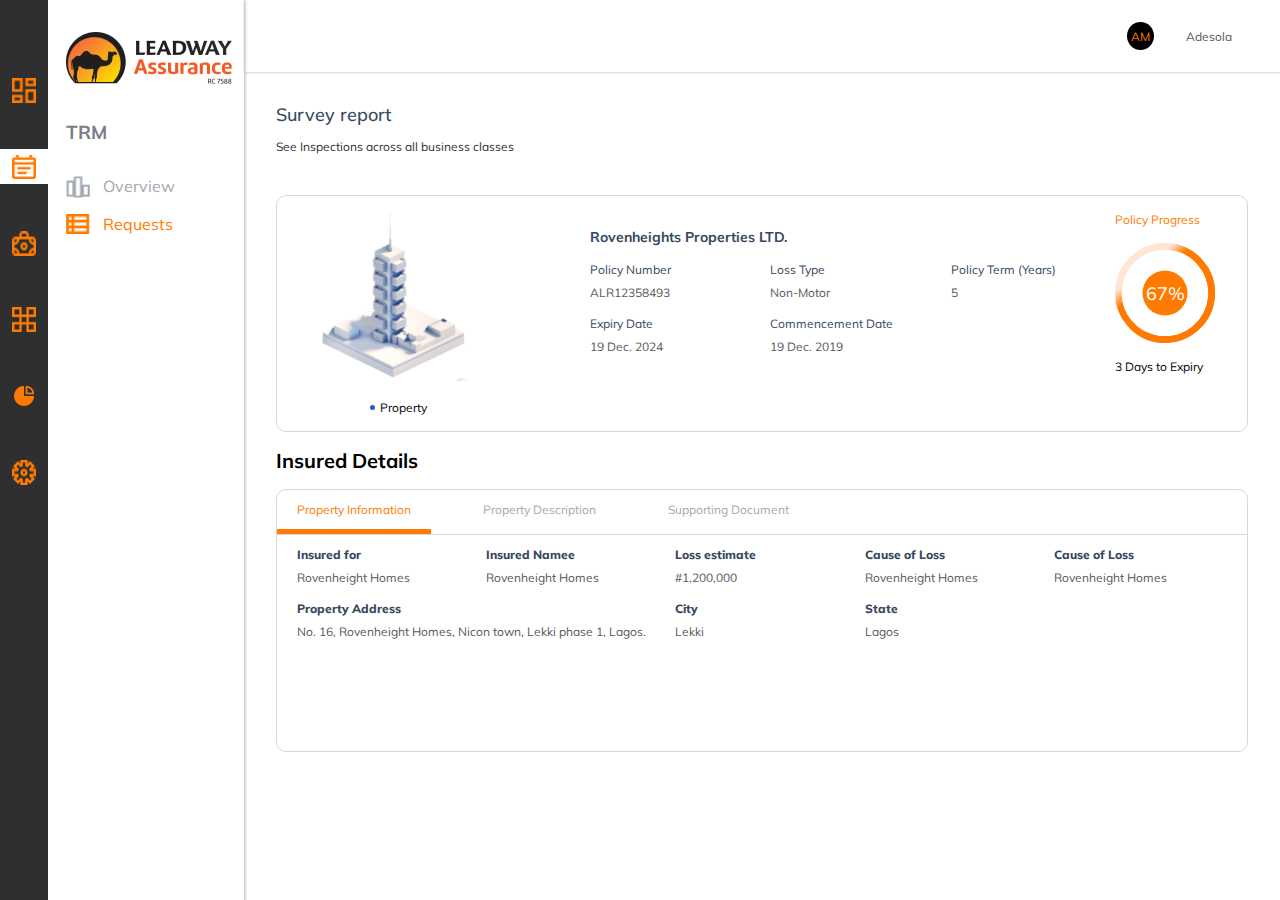
<file: html/surveyReports.html>
<!DOCTYPE html>
<html lang="en">

<head>
    <meta charset="UTF-8">
    <meta name="viewport" content="width=device-width, initial-scale=1.0">
    <title>Survey Reports</title>
    <link rel="stylesheet" href="https://cdnjs.cloudflare.com/ajax/libs/font-awesome/6.5.2/css/all.min.css"
        integrity="sha512-SnH5WK+bZxgPHs44uWIX+LLJAJ9/2PkPKZ5QiAj6Ta86w+fsb2TkcmfRyVX3pBnMFcV7oQPJkl9QevSCWr3W6A=="
        crossorigin="anonymous" referrerpolicy="no-referrer" />
    <link rel="stylesheet" href="../css/root.css">
    <link rel="stylesheet" href="../css/dashboard.css">
    <link rel="stylesheet" href="../css/newInspection.css">
</head>

<body>
    <main>
        <section class="sideNavSect">
            <div class="sideNavDiv">
                <div class="sideNavIcon">
                    <img src="../assets/sideMenuIcons/menu.png" alt="">
                </div>
                <div class="sideNavIcon calendericon">
                    <img src="../assets/sideMenuIcons/calender.png" alt="">
                </div>
                <div class="sideNavIcon">
                    <img src="../assets/sideMenuIcons/tool.png" alt="">
                </div>
                <div class="sideNavIcon">
                    <img src="../assets/sideMenuIcons/preview.png" alt="">
                </div>
                <div class="sideNavIcon">
                    <img src="../assets/sideMenuIcons/fraction.png" alt="">
                </div>
                <div class="sideNavIcon">
                    <img src="../assets/sideMenuIcons/setting.png" alt="">
                </div>
            </div>
            <div class="subSideNavDiv">
                <div class="logoDiv">
                    <img src="../assets/logoDesktop.png" alt="">
                </div>
                <div class="exitIcon">
                    <i class="fa-solid fa-xmark"></i>
                </div>
                <h3>TRM</h3>
                <div class="calenderDivParent">
                    <div class="calenderDivChild overview">
                        <img src="../assets/sideMenuIcons/whiteChart.jpg" alt="">
                        <p>Overview</p>
                    </div>
                    <div class="calenderDivChild requests requestsPg">
                        <img src="../assets/sideMenuIcons/orangeList.jpg" alt="">
                        <p>Requests</p>
                    </div>
                </div>
            </div>
        </section>
        <section class="mainSect">
            <header>
                <nav>
                    <i class="fa-regular fa-bell"></i>
                    <div class="userInitial">AM</div>
                    <div class="userFName">
                        <span>Adesola</span>
                        <i class="fa-solid fa-angle-down"></i>
                    </div>
                </nav>
                <div id="menuIcon">
                    <i class="fa-solid fa-bars"></i>
                </div>
            </header>
            <div>
                <div class="introDiv">
                    <div class="introDivText">
                        <h2>Survey report</h2>
                        <p>See Inspections across all business classes</p>
                    </div>
                </div>
            </div>
            <div class="statusOngoingSect">
                <div class="statusOngoingSectDiv">
                    <div class="rovProp">
                        <div class="imageCard">
                            <div class="rovPropImgDiv">
                                <img src="../assets/buildingImg.png" alt="">
                            </div>
                            <p><span class="dotSpan blueDotSpan"></span>Property</p>
                        </div>
                        <div class="rovPropPropPDiv">
                            <h3>Rovenheights Properties LTD.</h3>
                            <div class="rovPropPropDiv">
                                <div class="rovPropP">
                                    <p class="p1">Policy Number</p>
                                    <p class="p2">ALR12358493</p>
                                </div>
                                <div class="rovPropP">
                                    <p class="p1">Loss Type</p>
                                    <p class="p2">Non-Motor</p>
                                </div>
                                <div class="rovPropP">
                                    <p class="p1">Policy Term (Years)</p>
                                    <p class="p2">5</p>
                                </div>
                                <div class="rovPropP">
                                    <p class="p1">Expiry Date</p>
                                    <p class="p2">19 Dec. 2024</p>
                                </div>
                                <div class="rovPropP">
                                    <p class="p1">Commencement Date</p>
                                    <p class="p2">19 Dec. 2019</p>
                                </div>
                            </div>
                        </div>
                        <div class="progress-containerDiv">
                            <p class="orangeTxt">Policy Progress</p>
                            <div class="progress-container">
                                <svg class="progress-circle" width="100" height="100" viewBox="0 0 150 150">
                                    <!-- Define the gradient -->
                                    <defs>
                                        <linearGradient id="gradient" x1="0%" y1="0%" x2="100%" y2="0%">
                                            <stop offset="70%" style="stop-color:#FF7A00; stop-opacity:1" />
                                            <stop offset="85%" style="stop-color:#FFE5D3; stop-opacity:1" />
                                        </linearGradient>
                                    </defs>
                                    <circle class="bg" cx="75" cy="75" r="70"></circle>
                                    <circle class="progress" cx="75" cy="75" r="70"></circle>
                                </svg>
                                <div class="progress-value" id="progress-value">67%</div>
                            </div>
                            <p class="p1">3 Days to Expiry</p>
                        </div>
                    </div>
                    <div class="insuredDetailsSec">
                        <h3>Insured Details</h3>
                        <div class="detailsHeaderDiv">
                            <div class="propSwitches">
                                <span id="propInfoSpan">Property Information</span>
                                <span id="propDescSpan">Property Description</span>
                                <span id="supportDocSpan">Supporting Document</span>
                            </div>
                            <div class="propInfoSec">
                                <div class="insuredDetails">
                                    <div class="rovPropP">
                                        <p class="p1 rovPropH">Insured for</p>
                                        <p class="p2">Rovenheight Homes</p>
                                    </div>
                                    <div class="rovPropP">
                                        <p class="p1 rovPropH">Insured Namee</p>
                                        <p class="p2">Rovenheight Homes</p>
                                    </div>
                                    <div class="rovPropP">
                                        <p class="p1 rovPropH">Loss estimate</p>
                                        <p class="p2">#1,200,000</p>
                                    </div>
                                    <div class="rovPropP">
                                        <p class="p1 rovPropH">Cause of Loss</p>
                                        <p class="p2">Rovenheight Homes</p>
                                    </div>
                                    <div class="rovPropP">
                                        <p class="p1 rovPropH">Cause of Loss</p>
                                        <p class="p2">Rovenheight Homes</p>
                                    </div>
                                    <div class="rovPropP">
                                        <p class="p1 rovPropH">Property Address</p>
                                        <p class="p2">No. 16, Rovenheight Homes, Nicon town, Lekki phase 1, Lagos.</p>
                                    </div>
                                    <div class="rovPropP">
                                        <p class="p1 rovPropH">City</p>
                                        <p class="p2">Lekki</p>
                                    </div>
                                    <div class="rovPropP">
                                        <p class="p1 rovPropH">State</p>
                                        <p class="p2">Lagos</p>
                                    </div>
                                </div>
                            </div>
                            <div class="propDescSect">
                                <p>Rovenheight homes registered as a LLC building on the 15th of May 2016 is a Grey and
                                    White twelve
                                    storey building located at No 12 OGUNSANYA DRIVE, ALCOVE ESTATE, LEKKI PHASE 1,
                                    LAGOS
                                    STATE. The
                                    property is owned by Mr. Badmus Akinrele who stands as the insurer of the property.
                                </p>
                            </div>
                            <div class="supportDocSect">
                                <div>
                                    <p class="pBlock downloadSpan">Policy document</p>
                                    <p class="pBlock downloadSpan">Police report</p>
                                    <p class="pBlock downloadSpan">Attached document 1</p>
                                </div>
                                <div class="date">
                                    <div>
                                        <p class="pBlock">25 Aug, 2022 9:00 AM</p>
                                        <p class="pBlock">25 Aug, 2022 9:00 AM</p>
                                        <p class="pBlock">25 Aug, 2022 9:00 AM</p>
                                    </div>
                                    <div class="orangeList">
                                        <div>
                                            <div class="pBlock">
                                                <i class="fa-regular fa-eye"></i>
                                                <span>View</span>
                                            </div>
                                            <div class="pBlock">
                                                <i class="fa-regular fa-eye"></i>
                                                <span>View</span>
                                            </div>
                                            <div class="pBlock">
                                                <i class="fa-regular fa-eye"></i>
                                                <span>View</span>
                                            </div>
                                        </div>
                                        <div>
                                            <div class="downloadDiv">
                                                <span class="pBlock downloadSpan">Download</span>
                                            </div>
                                            <div>
                                                <span class="pBlock downloadSpan">Download</span>
                                            </div>
                                            <div>
                                                <span class="pBlock downloadSpan">Download</span>
                                            </div>
                                        </div>
                                    </div>
                                </div>
                            </div>
                        </div>
                    </div>
                </div>
            </div>
        </section>
    </main>
</body>
<!-- <script src="../js/jsAll.js"></script> -->
<script>
    let menuIcon = document.querySelector('#menuIcon')
    let exitIcon = document.querySelector('.exitIcon')

    menuIcon.addEventListener('click', () => {
        const sideNavSect = document.querySelector('.sideNavSect')
        // sideNavSect.style.display = 'flex'
        sideNavSect.classList.toggle('show');
        // exitIcon.style.display = 'block' 
    })
    exitIcon.addEventListener('click', () => {
        console.log(exitIcon)
        const sideNavSect = document.querySelector('.sideNavSect')
        // sideNavSect.style.display = 'flex'
        sideNavSect.classList.remove('show');
    })


    // redirects back to overview section | initial dashboard
    const overview = document.querySelector('.overview')
    console.log(overview)

    overview.addEventListener('click', () => {
        window.location.href = 'dashboard.html'
    })

    // changes section from overview to requests
    const requests = document.querySelector('.requests')

    requests.addEventListener('click', () => {

        window.location.href = 'requests.html'
        requests.style.color = '#ff7a00'
    })

    // rotating between all propInfoSpan, propDescSpan and supportDocSpan sections

    const propInfoSpan = document.querySelector('#propInfoSpan')
    const propDescSpan = document.querySelector('#propDescSpan')
    const supportDocSpan = document.querySelector('#supportDocSpan')

    const propInfoSec = document.querySelector('.propInfoSec')
    const propDescSect = document.querySelector('.propDescSect')
    const supportDocSect = document.querySelector('.supportDocSect')


    propInfoSpan.addEventListener('click', () => {
        propInfoSpan.style.borderBottom = '5px solid #ff7a00'
        propInfoSpan.style.color = '#ff7a00'

        propDescSpan.style.color = '#9FA8AF'
        propDescSpan.style.borderBottom = 'none'

        supportDocSpan.style.color = '#9FA8AF'
        supportDocSpan.style.borderBottom = 'none'

        // switching sections
        propInfoSec.style.display = 'flex'
        propDescSect.style.display = 'none'
        supportDocSect.style.display = 'none'
    })

    propDescSpan.addEventListener('click', () => {
        propDescSpan.style.borderBottom = '5px solid #ff7a00'
        propDescSpan.style.color = '#ff7a00'

        propInfoSpan.style.color = '#9FA8AF'
        propInfoSpan.style.borderBottom = 'none'

        supportDocSpan.style.color = '#9FA8AF'
        supportDocSpan.style.borderBottom = 'none'

        // switching sections
        propInfoSec.style.display = 'none'
        propDescSect.style.display = 'block'
        supportDocSect.style.display = 'none'
    })

    supportDocSpan.addEventListener('click', () => {
        supportDocSpan.style.borderBottom = '5px solid #ff7a00'
        supportDocSpan.style.color = '#ff7a00'

        propDescSpan.style.color = '#9FA8AF'
        propDescSpan.style.borderBottom = 'none'

        propInfoSpan.style.color = '#9FA8AF'
        propInfoSpan.style.borderBottom = 'none'

        // switching sections
        propInfoSec.style.display = 'none'
        propDescSect.style.display = 'none'
        supportDocSect.style.display = 'flex'

    })

    // adding functionality to progress bar

    function setProgress(percent) {
        const circle = document.querySelector('.progress');
        const radius = circle.r.baseVal.value;
        const circumference = 2 * Math.PI * radius;
        const offset = circumference - (percent / 100) * circumference;

        circle.style.strokeDashoffset = offset;

        const progressValue = document.getElementById('progress-value');
        progressValue.textContent = `${percent}%`;
    }

    // Set progress to 67%
    setProgress(67);
</script>

</html>
</file>
<file: css/root.css>
@import url("https://fonts.googleapis.com/css2?family=Mulish:ital,wght@0,200..1000;1,200..1000&display=swap");
* {
  margin: 0;
  padding: 0;
  box-sizing: border-box;
  font-family: "Mulish", sans-serif;
}
:root {
  --white: #ffffff;
  --black: #000000;
  --darkAsh: #585858;
  --lightAsh: #afb0b1;
  --iconColor: #7a7c87;
  --smallTextColor: #7f8b94;
  --background: #fffbf6;
  --blueishAsh: #f3f5f6;
  --red: #ee5331;
  --orange: #ff7a00;
  --sideBarBg: #2f2f2f;
  --sideBarColor: #9fa8af;
}
input {
  outline: none;
}
@media screen and (min-width: 1440px) {
  body {
    height: 100vh;
  }
  .sideNavSect {
    height: 100vh;
  }
  .childDiv {
    height: 163px !important;
  }
  .secImgDeco {
    position: absolute;
    left: -1rem;
    bottom: -9.2rem !important;
    border-bottom-left-radius: 10px;
  }
  .pointerDiv {
    margin-top: 2.75rem !important;
  }
  .activityDiv {
    width: 50%;
    height: max-content !important;
  }
  .activityList {
    margin-bottom: 2rem !important;
  }
  .inspectionTblDiv {
    height: max-content !important;
  }

  /* New Inspection */
  .inspectionSect {
    margin-block: 8rem !important;
  }

  /* LossInspectionSect forms */
  .preLossInspectionSect {
    height: max-content !important;
  }
  .parentInpDiv {
    width: 800px !important;
  }
  .inspChildDivText #parentInpDivText {
    width: 100% !important;
  }
}
</file>
<file: css/app.css>
/* body{
  height: 1024px;
  max-width: 1440px;
  max-height: 1024px;
  display: flex;
  justify-content: center;
  align-items: center;
} */

/* ----------------------------index | Login form page ----------------------------------*/
body {
  display: flex;
  align-items: center;
  justify-content: center;
  height: 100vh;
}
header {
  position: relative;
}
/* hero section */
main {
  display: flex;
  height: 100%;
  width: 100%;
  flex-direction: row-reverse;
  max-width: 1440px;
  margin: auto;
  justify-content: center;
  align-items: center;
}
.helpIconDiv {
  position: absolute;
  top: 0.4rem;
  right: 1rem;
  z-index: 1;
  color: var(--white);
  font-size: 1.1rem;
  display: flex;
  gap: 0.5rem;
  justify-content: center;
  align-items: center;
}
h1 {
  font-size: 2.4rem;
  color: var(--darkAsh);
}
#loginHero {
  width: 53%;
  height: 100%;
  /* background-image: url("../assets/loginHeroImg.png"); */
  background-image: url("../assets/loginHeroImg.png");
  background-position: center;
  background-size: cover;
  position: relative;
}
.loginHeroText {
  width: 85%;
  display: flex;
  background-color: var(--white);
  border-radius: 10px;
  align-items: center;
  position: absolute;
  bottom: 1rem;
  left: 50%;
  transform: translateX(-50%);
}
.chatIconDiv {
  padding: 22px 29px 20.8px 30px;
  border-radius: 10px 0 0 10px;
  background-color: var(--blueishAsh);
}
.chatIconDiv img {
  width: 4.5rem;
}
.loginHeroTextDiv {
  padding-inline: 1rem;
}
.loginHeroTextDiv h2 {
  font-size: 18px;
  padding-bottom: 16px;
}
.loginHeroTextDiv p {
  font-size: 14px;
}
/* form section */
.formSect {
  border-radius: 20px;
  width: 50%;
  background-color: var(--background);
  height: 100%;
  display: flex;
  flex-direction: column;
}
#logoImg img {
  width: 100%;
  height: 100%;
  object-fit: contain;
}
form div h3 {
  color: var(--lightAsh);
  font-size: 18px;
  margin-block: 13px 20px;
}
form div {
  width: 100%;
}
form div label {
  color: var(--black);
}
.inpDivInp {
  height: 4.5rem;
  width: 100%;
  border-radius: 5px;
  border: none;
  outline: none;
  margin-bottom: 1rem;
  padding-inline: 1.5rem;
  padding-top: 1.3rem;
  transition: 500ms all ease;
}
.checkInp {
  display: flex;
  justify-content: space-between;
  margin-block: 1rem;
}
input[type="checkbox"] {
  appearance: none;
  width: 11px;
  height: 11px;
  margin-right: 4px;
  cursor: pointer;
  position: relative;
  border-radius: 2.5px;
}
input[type="checkbox"]:checked::after {
  content: "✓";
  color: var(--white);
  font-size: 10px;
  font-weight: 900;
  position: absolute;
  top: 50%;
  right: 50%;
  padding-inline: 2px;
  transform: translate(-50%, -50%);
  /* top: 50%;
  height: 50%;
  transform: translate(-50%, -50%); */
  background-color: var(--orange);
}
.inpDivInp:hover {
  border: 1px solid var(--orange);
}
.inpDivInp:focus {
  border: none;
  box-shadow: 2px 2px 2px var(--lightAsh) inset;
}
.inpDiv {
  position: relative;
}
.innerLabel {
  position: absolute;
  top: 0.4rem;
  left: 1.6rem;
}
.fa-user,
.fa-lock {
  position: absolute;
  right: 1.5rem;
  bottom: 1.5rem;
  color: var(--iconColor);
}
small {
  color: var(--red);
  position: absolute;
  right: 1.5rem;
  top: 0.4rem;
}
.inpDivInp::placeholder {
  color: var(--lightAsh);
}
.btnDiv button {
  background-color: var(--orange);
  color: var(--white);
  padding-block: 1.35rem;
  width: 100%;
  border: none;
  margin-bottom: 2rem;
  border-radius: 5px;
  box-shadow: 0 2px 2px 1px var(--orange);
  transition: 500ms all ease;
}
button:hover,
#passWReset:hover,
#rememberMeLbl:hover,
small:hover {
  cursor: pointer;
}
button:hover {
  box-shadow: 2px 2px 2px 1px var(--lightAsh);
}
button:focus {
  box-shadow: 1px 1px 1px 1px var(--darkAsh) inset;
}
@media screen and (min-width: 1440px) {
  body {
    max-height: 70vh !important;
    margin-block: 10%;
  }
}
/* @media screen and (min-width: 501px) and (max-width: 900px) {
  #loginHero {
    height: 40vh;
    width: 100%;
  }
  .loginHeroText {
    transform: translate(-50%, 50%);
  }
  .chatIconDiv {
    padding: 5px;
    border-radius: 10px;
  }
  .loginHeroTextDiv {
    padding-inline: 0.2rem;
  } */

  /* form section */
  .loginForm {
    width: 90%;
    margin: auto;
  }
  #logoImg {
    margin: 2rem auto;
  }
  form div h3 {
    margin-block: 10px;
  }
  .inpDivInp {
    height: 3.2rem;
    border: none;
  }
  .btnDiv button {
    padding-block: 1rem;
    width: 100%;
  }
/* } */

/* ----------------mobile responsiveness ------------------------ */

@media screen and (min-width: 0) and (max-width: 900px) {
  main {
    flex-direction: column;
  }
  #loginHero {
    width: 100%;
    height: 40vh;
  }
  .loginHeroText {
    flex-direction: column;
    background-color: var(--white);
  }
  .chatIconDiv {
    border-radius: 10px;
  }
  .loginHeroTextDiv {
    padding-inline: 0.7rem;
  }
  .loginHeroTextDiv h2 {
    padding-bottom: 10px;
  }
  .loginHeroTextDiv p {
    padding-bottom: 10px;
  }

  /* form section */
  .formSect {
    background-color: var(--background);
    padding: 1rem;
    width: 100%;
  }
  h1 {
    font-size: 1.8rem;
  }
  #logoImg {
    margin: auto;
  }
  form div {
    width: 100%;
  }
  form div label {
    color: var(--black);
  }
  input {
    height: 4rem;
    width: 100%;

    padding-top: 1.3rem;
    box-shadow: 2px 2px 2px var(--lightAsh);
  }
  .checkInp {
    flex-direction: column;
    align-items: center;
    gap: 1rem;
  }
  .btnDiv button {
    padding-block: 0.7rem;
  }

  input[type="checkbox"]:checked::after {
    top: 52%;
    right: -50%;
  }
}
</file>
<file: css/dashboard.css>
main {
  width: 100%;
  display: flex;
  min-height: 100vh;
}
.sideNavSect {
  width: 16rem;
  min-height: 10vh;
  display: flex;
  box-shadow: 0 1px 3px 1px var(--lightAsh);
}
.sideNavDiv {
  width: 3rem;
  display: flex;
  background-color: var(--sideBarBg);
  flex-direction: column;
  align-items: center;
  justify-content: start;
  gap: 5%;
  padding-top: 30%;
  margin-right: 1.1rem;
}
.sideNavIcon {
  height: 35px;
  width: 100%;
  display: flex;
  justify-content: center;
  align-items: center;
}
.sideNavIcon img {
  width: 50%;
  height: 70%;
}
.calendericon {
  background-color: var(--white);
}
.logoDiv {
  margin-block: 2rem;
}
.fa-xmark {
  display: none;
}
.subSideNavDiv h3 {
  margin-bottom: 2rem;
  color: var(--iconColor);
}
.calenderDivChild {
  display: flex;
  gap: 0.8rem;
  color: var(--sideBarColor);
  margin-bottom: 1rem;
}
.calenderDivChild:hover {
  cursor: pointer;
}
.calenderDivChild img {
  width: 15%;
}
.dashboardOverview,
.requestsPg {
  color: var(--orange);
}
.mainSect {
  width: 85%;
  font-size: 12px;
}
.mainSect header {
  height: 8%;
  box-shadow: 1px 0px 3px 0px var(--lightAsh);
}
nav {
  height: 100%;
  display: flex;
  justify-content: end;
  align-items: center;
  gap: 2rem;
  padding-right: 3rem;
  color: var(--darkAsh);
}
nav .fa-bell {
  font-size: 2rem;
  font-weight: 500;
}
#menuIcon {
  display: none;
}
.userInitial {
  background-color: var(--black);
  color: var(--orange);
  padding: 0.4rem 0.25rem;
  border-radius: 50%;
}

/* introductory div of main section */

.introDiv {
  padding-inline: 2rem;
  padding-top: 1.7rem;
  display: flex;
  justify-content: space-between;
}
.introDivText {
  color: var(--sideBarBg);
  line-height: 2rem;
}
.introDivText h2 {
  font-weight: 500;
  color: #34475e;
}
.introDivText h2 span {
  font-weight: 700;
}
.introBtnDiv button {
  background-color: var(--orange);
  color: var(--white);
  padding: 11px 19px;
  border: none;
  border-radius: 3.2px;
}
button i {
  margin-right: 5px;
}
.introBtnDiv button:hover {
  cursor: pointer;
}
/* postInspection page */
.introBtnDiv a {
  color: var(--darkAsh);
  display: flex;
  align-items: center;
  gap: 0.75rem;
  color: #9f9f9f;
  margin-inline: 10px;
}
/* exit x-icon in newInspection page */
#exit {
  font-size: 20px;
}
/* Dashboard top section */
.cardsDivSect {
  display: flex;
  justify-content: space-between;
  margin-inline: 2rem;
}
.cardsDivParent {
  width: 100%; /* Ensuring enough space for two columns */
  /* display: flex;
  justify-content: space-between; */
  /* gap: 1rem; */
  display: grid;
  grid-template-columns: 2fr 1fr;
  gap: 1rem;
  height: 100%;
}
.cardsDiv {
  display: grid;
  gap: 0.75rem;
  grid-template-columns: 1fr 1fr; /* Two columns of equal width */
  grid-template-rows: auto;
  align-content: center;
  /* width: 45%; */
}

/* colorful divs containers */
.childDiv {
  width: 100%;
  height: 110px;
  border-radius: 7.3px;
  padding: 1rem;
  background-color: aqua;
  color: var(--white);
}
.pointerDiv {
  display: flex;
  justify-content: space-between;
  align-items: end;
  font-size: 2.3rem;
  margin-top: 1rem;
  position: relative; /* Make sure it can be layered */
  z-index: 1; /* Higher than the images */
}
.all-p {
  margin-top: 1rem;
}
.pointerDiv img {
  width: 2rem;
}
#allRequests {
  background-color: #4a8dff;
}
#completed {
  background-color: #00b388;
}
#ongoing {
  background-color: #fdc75b;
}
#delayed {
  background-color: #e30000;
}
.childDiv p {
  font-size: 18px;
  text-align: end;
  position: relative; /* Make sure it can be layered */
  z-index: 2; /* Higher than the images */
}
.imgDeco {
  position: relative;
  z-index: 1;
}
.imgDeco img {
  width: 3rem;
}
.firstImgDeco {
  position: absolute;
  right: -1rem;
  top: -1rem;
  border-top-right-radius: 10px;
}
.secImgDeco {
  position: absolute;
  left: -1rem;
  bottom: -5.89rem;
  border-bottom-left-radius: 10px;
}

.activityDiv {
  width: 100%;
  /* height: 230px; */
  height: 100%;
  border: 1px solid #d8d8d8;
  border-radius: 10px;
}
.activityDivHeading a {
  color: #c3c4c6;
}
a i {
  margin-left: 3px;
}
a {
  text-decoration: none;
  color: var(--orange);
}
.activityDivHeading {
  display: flex;
  justify-content: space-between;
  align-items: center;
  padding: 1rem;
  color: #34475e;
  padding-bottom: 0.7rem;
  margin-bottom: 0.5rem;
  border-bottom: 1px solid #d8d8d8;
}
.activityList {
  display: flex;
  justify-content: space-between;
  align-items: center;
  margin: 1rem;
}
.activityList p {
  width: 75%;
}
.activityLists {
  list-style: none;
  padding: 0;
}
.activityList {
  margin-bottom: 1rem;
}

/* Created Inspections table */

.inspectionTblDiv {
  margin-block: 2rem;
  margin-inline: 1rem;
  border-radius: 10px;
  overflow: auto; /* Ensure the table's rounded corners are visible */
  height: 12rem; /* Set a fixed height for the container */
  scrollbar-width: none; /* Firefox */
  -ms-overflow-style: none; /* Internet Explorer 10+ */
}
table {
  width: 100%;
  margin-bottom: 2rem;
  height: auto; /* Adjust height as needed */
  text-align: start;
  border: 1px solid #eeeeee;
  border-collapse: separate; /* Use separate borders for rounded corners */
  border-spacing: 0;
  border-top-left-radius: 10px;
  table-layout: fixed; /* Ensure consistent cell width */
}
.titlediv {
  display: flex;
  color: #34475e;
  justify-content: space-between;
  padding-block: 0.5rem;
  position: sticky; /* Keep the title fixed at the top */
  top: 0; /* Align it to the top */
  z-index: 1; /* Ensure it stays above the table content */
  background-color: var(--white);
}
.titlediv a {
  color: #c3c4c6;
}
/* Hide scrollbar for Chrome, Safari and Opera */
.inspectionTblContainer::-webkit-scrollbar {
  display: none;
}
th,
td {
  padding: 0.9rem 10px;
  width: auto;
  text-align: start;
  white-space: nowrap;
  border-top: 1px solid #eeeeee;
}
/* dot colors in span tags*/
.dotSpan {
  display: inline-block;
  margin: 1.5px 5px;
  width: 5px;
  height: 5px;
  border-radius: 50%;
}
.purpleDotSpan {
  background-color: #6941c6;
}
.blueDotSpan {
  background-color: #175cd3;
}
.orangeDotSpan {
  background: #ff7a00;
}
.greenDotSpan {
  background-color: #00b388;
}
.yellowDotSpan {
  background-color: #fdc75b;
}
.redDotSpan {
  background-color: #e30000;
}
/* status filter colors */
/* status colors */
.statusSpan {
  padding: 0.2rem 0.7rem;
  border-radius: 3px;
}
.statusOngoingTd {
  color: #ff7a00;
  background-color: #ffdebf;
}
.statusOngoingTd:hover {
  cursor: pointer;
}
.statusCompleteTd {
  color: #027a48;
  background-color: #ecfdf3;
}
.statusSentTd {
  color: #344054;
  background-color: #f2f4f7;
}
.rotate-left {
  transform: rotate(-90deg); /* Rotate the SVG 90 degrees to the left */
  width: 8px; /* Adjust the width as needed */
  height: 10px; /* Adjust the height as needed */
  display: inline-block;
  vertical-align: middle;
  color: #eeeeee;
  margin-right: 0.4rem;
  margin-bottom: 0.2rem;
}
.ash-color {
  fill: #344054; /* Set the fill color to ash */
}
.statusExpired {
  color: #b42318;
  background-color: #fef3f2;
}

/* Adding specific classes to handle rounded corners */
table tr:first-child th:first-child {
  border-top-left-radius: 10px;
}
table tr:first-child th:last-child {
  border-top-right-radius: 10px;
}
table tr:last-child td:first-child {
  border-bottom-left-radius: 10px;
}
table tr:last-child td:last-child {
  border-bottom-right-radius: 10px;
}

/* --------------------------------------------------------------------Responsiveness---------------------------------------------------------------- */
/* tablets */
@media (max-width: 979px) and (min-width: 501px) {
  .sideNavSect {
    /* width: 35%; */
    /* flex-direction: column; */
  }
  /* .sideNavDiv {
    height: 8%;
    width: 100%;
    gap: 0.7rem;
    flex-direction: row;
    padding-top: 0;
    margin-right: 0;
  }
  .sideNavIcon img {
    width: 0%;
    height: 60%;
  }
  .logoDiv {
    margin-block: 2rem;
  }
  .subSideNavDiv {
    padding: 0.3rem;
  } */

  /* main */
  /* Header | nav */
  nav {
    display: flex;
    justify-content: center;
    padding-right: 0;
  }

  /* introductory div of main section */

  .introDiv {
    padding-inline: 0.5rem;
    padding-top: 1rem;
    /* flex-direction: column; */
    /* justify-content: center; */
  }

  /* Dashboard top section */
  /* cards */

  .cardsDivParent {
    width: 100%; /* Ensuring enough space for two columns */
    /* flex-direction: column; */
    grid-template-columns: 1fr;
    gap: 2rem;
  }
  .cardsDiv {
    display: grid;
    gap: 0.5rem;
    grid-template-columns: 1fr 1fr; /* Two columns of equal width */
    grid-template-rows: auto;
    align-content: center;
  }
  .childDiv {
    width: 100%;
  }

  .activityDiv {
    width: 100%;
    height: 230px;
    border: 1px solid #d8d8d8;
    border-radius: 10px;
  }

  /* Created Inspections table */
  .inspectionTblDiv {
    margin-top: 2rem;
    margin-inline: 1rem;
    border-radius: 10px;
    overflow: hidden; /* Ensure the table's rounded corners are visible */
    height: 12rem; /* Set a fixed height for the container */
    overflow-y: auto; /* Enable vertical scrolling */
    scrollbar-width: none; /* Firefox */
    -ms-overflow-style: none; /* Internet Explorer 10+ */
  }
  table {
    width: 100%;
    height: auto; /* Adjust height as needed */
    text-align: start;
    border: 1px solid #eeeeee;
    border-collapse: separate; /* Use separate borders for rounded corners */
    border-spacing: 0;
    border-top-left-radius: 10px;
    table-layout: fixed; /* Ensure consistent cell width */
  }
}

/* mobile screen */
@media screen and (max-width: 500px) {
  main {
    width: 100%;
    flex-direction: column;
    position: relative;
  }
  .sideNavSect {
    /* width: 100%; */
    height: 100%;
    position: absolute;
    z-index: 1;
    background-color: var(--white);
    /* flex-direction: column; */
    box-shadow: 1px 0 3px 1px var(--lightAsh);
    opacity: 0;
    transition: opacity 1000ms, transform 0.5s;
    visibility: hidden;
  }
  .sideNavSect.show {
    opacity: 1;
    /* transform: translateX(0); */
    visibility: visible;
    z-index: 2;
  }
  header {
    display: flex;
    justify-content: space-between;
    padding-inline: 1rem;
  }
  .fa-bars,
  .fa-xmark {
    font-size: 2rem;
    color: var(--iconColor);
  }
  .exitIcon {
    position: absolute;
    top: 1rem;
    right: 1.5rem;
    height: 20px;
    width: 20px;
  }
  .fa-xmark {
    color: var(--black);
    position: static;
    font-size: 2rem;
    display: inline;
    color: var(--iconColor);
  }
  #menuIcon {
    display: flex;
  }
  .sideNavDiv {
    width: 100%;
    height: 100%;
  }
  .sideNavIcon img {
    width: 2rem;
    height: 2rem;
  }
  .logoDiv {
    width: max-content;
    padding-top: 1.2rem;
    margin: auto;
  }
  .subSideNavDiv {
    padding-top: 2rem;
  }
  .subSideNavDiv h3 {
    text-align: center;
    margin-block: 1rem;
  }
  .calenderDivParent {
    /* display: flex; */
    align-items: center;
    justify-content: space-around;
  }
  .mainSect {
    width: 100%;
  }
  .mainSect header {
    height: 10%;
    padding-block: 0.5rem;
  }
  nav {
    display: flex;
    justify-content: center;
    gap: 2rem;
    padding-right: 0;
  }

  /* introductory div of main section */

  .introDiv {
    padding-inline: 0.75rem;
    padding-top: 1rem;
    flex-direction: column;
  }
  .introBtnDiv button {
    margin-bottom: 1rem;
  }

  /* Dashboard top section */
  .cardsDivSect {
    display: flex;
    justify-content: space-between;
    margin-inline: 2rem;
    margin: 0;
  }
  .cardsDivParent {
    width: 100%;
    /* flex-direction: column-reverse; */
    grid-template-columns: 1fr;
    margin: 1rem;
    gap: 1rem;
  }
  .cardsDiv {
    width: 100%;
    grid-template-columns: 1fr; /* one columns */
  }

  /* colorful divs containers */
  .childDiv {
    width: 100%;
    height: 130px;
  }

  .activityDiv {
    width: 100%;
    height: max-content;
    margin: 0;
  }
  .secImgDeco {
    bottom: -7.129rem;
  }

  /* Created Inspections table */
  table {
    width: 100%;
    overflow: auto;
    table-layout: auto;
  }
  tbody {
    width: 100%;
    min-width: 700px;
    overflow: scroll;
  }
  th,
  td {
    white-space: nowrap;
    padding-inline: 1rem;
  }
}

/* -----------------------------------------END OF DASHBOARD 1 ------------------------------------------------ */
</file>
<file: css/newInspection.css>
/* --------------------request.html page----------------------------- */
.mainSectDiv {
  margin: 2rem;
}
.tableHeaderDiv {
  display: flex;
  justify-content: space-between;
  align-items: center;
  margin-block: 0.75rem;
}
.marineSortGrp{
  display: flex;
  gap: 2rem;
}
.requestSwitches {
  padding: 0.45rem;
  background-color: #eee;
  border-radius: 6px;
}
.requestSwitches span {
  padding: 0.2rem 8px;
  border-radius: 5px;
}
.requestSwitches span:hover{
  cursor: pointer;
}
#allRequestSpan {
  background-color: var(--white);
}
.inpGrpDiv {
  display: flex;
  align-items: center;
  gap: 1rem;
}
.inpSearchDiv {
  position: relative;
}
.inpSearchDiv input {
  padding: 0.2rem 1.7rem;
  border: 1px solid #eeeeee;
  border-radius: 3px;
}
.inpSearchDiv i {
  position: absolute;
  left: 0.6rem;
  color: var(--darkAsh);
  top: 50%;
  transform: translateY(-50%);
}
.marineDiv {
  background-color: #eeeeee;
  padding: 3px;
  border-radius: 3px;
}
.sortDiv {
  border: 1px solid #eeeeee;
  padding: 3px 5px;
  color: #9f9f9f;
  border-radius: 3px;
}
.completeDuplicate,
.ongoingDuplicate {
  display: none;
}

/* --------------------------inspection section --------------------------- */
.inspectionSect {
  width: 40%;
  margin-block: 4rem;
  margin-inline: auto;
}
.inspectionDivParent {
  display: flex;
  justify-content: space-between;
}
.preInspection,
.postInspection {
  display: flex;
  flex-direction: column;
  gap: 1.7rem;
  padding: 3rem 1.5rem 1.5rem 2.75rem;
  border-radius: 10px;
  /* border: 1px solid #FF7A00; */
}
.outerDiv,
.arrowDiv,
.selectInpDiv {
  position: relative;
}
.innerDiv {
  position: absolute;
  top: 50%;
  left: 40%;
  transform: translate(-50%, -50%);
}
.arrow {
  position: absolute;
  top: -6rem;
  left: -1rem;
}
.selectInpDiv {
  width: 100%;
}
.selectInpDiv input {
  width: 100%;
  border-radius: 5px;
  padding: 0.4rem 1rem;
}
#selectDropdown {
  width: 100%;
  border-radius: 5px;
  border: 1px solid #eee;
  margin-block: 0.5rem;
  padding: 0.5rem 1rem;
  display: none;
}
#selectDropdown p:hover{
  cursor: pointer;
}
.selectDiv p {
  margin: 1rem;
}
.selectDiv p:hover{
  cursor: pointer;
}
option {
  padding: 2rem !important;
}
#dropdownToggle {
  position: absolute;
  right: 1rem;
  top: 50%;
  transform: translateY(-50%);
  transition: all 2s ease;
}
#dropdownToggle:hover,
.preInspection:hover,
.postInspection:hover {
  cursor: pointer;
}
.btnButtom {
  width: 50%;
  margin-left: 50%;
  transform: translateX(-50%);
  border: none;
  color: var(--white);
  margin-block: 1rem;
  border-radius: 3.2px;
  background: #c3c4c6;
  padding: 13px 37px;
}

/* ---------------mobile response requests | pre | post inspection pages ------------*/

@media screen and (max-width: 500px) {
  /* mobile response requests */
  .mainSectDiv {
    margin: 0.2rem;
  }
  .tableHeaderDiv {
    flex-direction: column-reverse;
    align-items: start;
  }
  .marineSortGrp{
    gap: 4rem;
  }
  .requestSwitches {
    padding: 0.45rem;
    background-color: #eee;
    border-radius: 6px;
  }
  .requestSwitches span {
    padding: 0.2rem 8px;
    border-radius: 5px;
  }
  .inpGrpDiv {
    flex-direction: column-reverse;
  }
  .inpSearchDiv input {
    width: 100%;    
    margin-bottom: 1rem;
  }
  .inpSearchDiv i {
    top: 38%;
  }
  .allRequestTblDiv{
    width: 100%;
    overflow: auto;
  }
  #table {
    width: 100%;
    min-width: 700px;
    overflow: scroll;
  }

  /*----------- mobile response pre | post inspection pages------------ */
  .inspectionSect {
    width: 100%;
    margin-block: 1rem;
  }
  .inspectionDivParent {
    flex-direction: column;
  }
  .preInspection,
  .postInspection {
    align-items: center;
    padding: 3rem 1rem;
    margin-inline: 1rem;
  }
  .arrow {
    left: -5rem;
  }
  .selectInpDiv {
    width: 90%;
    margin-inline: auto;
  }
}

/* preInspection page  + PostLoss inspection*/

.preLossInspectionSect {
  padding: 2rem;
  margin: 2rem;
  border: 1px solid #d0d5dd;
  border-radius: 8px;
  overflow: hidden; /* Ensure the table's rounded corners are visible */
  height: 26rem; /* Set a fixed height for the container */
  overflow-y: auto; /* Enable vertical scrolling */
  scrollbar-width: none; /* Firefox */
  -ms-overflow-style: none; /* Internet Explorer 10+ */
}
.preLossInspectionSect h3 {
  color: #34475e;
  font-weight: 700;
}
hr {
  color: #d0d5dd;
}
.parentInspDiv {
  display: flex;
  justify-content: space-between;
}
.inspChildDiv {
  margin-block: 1.3rem;
}
.parentInpDiv {
  width: 400px;
  margin-block: 0.8rem;
  display: flex;
  flex-direction: column;
  gap: 0.4rem;
}
.childDivText {
  display: flex;
  /* margin: 0 !important; */
  justify-content: space-between;
}
.parentInpDiv input {
  padding: 0.3rem 1.5rem;
  border-radius: 8px;
  outline: none;
  border: 1px solid #d0d5dd;
}
.inspChildDivText #parentInpDivText {
  width: 100%;
}
.parentInpDiv textarea {
  height: 10rem;
  border: 1px solid #d0d5dd;
}
.generateBtn,
.submitTRMBtn {
  padding: 0.5rem 2rem;
  background-color: var(--orange);
  color: var(--white);
  border: none;
  border-radius: 4px;
}
/* Hide the default file input */
input[type="file"] {
  display: none;
}
#attachDocLbl {
  color: var(--orange);
}
#attachDocLbl:hover,
.cancelTRMBtn,
#goToRequestBtn:hover,
.generateBtn:hover,
.submitTRMBtn:hover {
  cursor: pointer;
}

/* send to trm popup */
.cancelTRMBtn {
  padding: 0.5rem 2rem;
  background-color: rgba(0, 0, 0, 0);
  color: var(--orange);
  border: none;
  border-radius: 4px;
}
body {
  position: relative;
}
.popUpSect,
.successPopUpSect {
  width: 32%;
  padding: 2rem;
  height: max-content;
  position: absolute;
  background-color: var(--white);
  top: 50%;
  left: 50%;
  transform: translate(-50%, -50%);
  border-radius: 6px;
  display: none;
  z-index: 4;
  box-shadow: 1px 1px 7px 3px #c3c4c6;
}
.popUpSect p {
  margin: 1rem 0 2rem 0;
}
.TRMBtnDiv {
  display: flex;
  justify-content: end;
}
/* success alert message */
#successPopUpSect {
  width: 40%;
  z-index: 3;
}
.successPopUpSect a {
  color: #acacac;
  display: flex;
  margin-bottom: 2rem;
  justify-content: end;
}
.successPopUpSect .successImg {
  width: 40%;
  height: 35%;
  margin-inline: auto;
}
.successImg img {
  width: 100%;
  height: 100%;
}
.successPopUpSect p {
  color: #00b388;
  font-weight: 700;
  text-align: center;
  padding: 1rem;
}
.successTRMBtnDiv {
  margin-inline: auto;
}
.successTRMBtnDiv {
  gap: 1rem;
}
#goToRequestBtn {
  color: var(--black);
  border: 1px solid #9fa8af;
}
.hidden{
  display: none;
}
.overlay{
  position: absolute;
  width: 100%;
  height: 100%;
  top: 0;
  bottom: 0;
  background-color: rgba(0, 0, 0, 0.6);
  backdrop-filter: blur(2px);
  z-index: 1;
}

/* Rovenheight Properties */
.mainSectDiv {
  display: flex;
  flex-direction: column;
  justify-content: space-between;
  color: #585858;
}
.rovMainSectDiv{
  display: flex;
  justify-content: space-between;
}
#viewRequestBtn{
  cursor: pointer;
}
#re-asign:hover{
  cursor: not-allowed;
}
#viewRequestBtn:hover{
  cursor: pointer;
}
.profileDescPDivMain {
  width: 27%;
  padding-right: 2rem;
  border-right: 1px solid #eeeeee;
}
.profileDescHeader {
  width: 100%;
  height: max-content;
  text-align: end;
}
.profileDescHeader h3 {
  font-size: 20px;
  margin-bottom: 1rem;
}
.profileDescHeader p {
  font-size: 16px;
  color: #00b388;
}
.profileDescHeader p span {
  color: var(--orange);
}
.profileDescImgDiv {
  /* width: 100%; */
  /* border-radius: 8px; */
  margin-bottom: 0.4rem;
}
.profileDescPDiv .profileDesc {
  margin-block: 0.7rem;
  /* padding-left: 1rem; */
}
.profileDesc .p1 {
  font-size: 10px;
}
.profileDesc .p2 {
  font-size: 14px;
}
.cardsParentDiv {
  width: 65%;
  padding: 1rem 2rem;
  border-left: 1px solid #d0d5dd;
  height: max-content;
  display: flex;
  flex-direction: column;
  gap: 2rem;
  position: relative;
}
.offset {
  position: absolute;
  top: -1.2rem;
  left: -1.1rem;
  padding: 0.7rem;
}
.offset p {
  padding-block: 0.2rem;
  background-color: var(--white);
}
.size {
  display: inline-block;
  margin-right: 1rem;
  width: 10px;
  height: 10px;
  border-radius: 50%;
}
.size2 {
  width: 15px;
  height: 15px;
  border-radius: 50%;
  box-shadow: 1px 2px 2px 1px #ae5b0e inset;
}
.shadow2 {
  box-shadow: 1px 2px 2px 1px #0a644f;
}
#spanBottom {
  top: 42%;
}
.cardDiv {
  display: flex;
  justify-content: space-between;
  align-items: center;
  border: 1px solid #d0d5dd;
  padding: 1rem 2rem;
  border-radius: 5px;
  border-left: 10px solid #737373;
}
.card1 {
  margin-left: 2rem;
  border-left: 10px solid var(--orange);
}
.cardBtnDiv button {
  background-color: var(--orange);
  color: var(--white);
  border: none;
  border-radius: 4px;
  padding: 0.4rem 1rem;
}
#re-asign {
  color: #34475e;
  background-color: #d0d5dd;
}
.fa-file-lines {
  font-size: 1.5rem;
  color: var(--orange);
  font-weight: 400;
}
.cardDivText {
  display: flex;
  flex-direction: column;
  gap: 0.75rem;
}
.cardDivText1 {
  display: flex;
  gap: 1.2rem;
}

/* Survey Reports */

.statusOngoingSect {
  padding: 2rem;
  height: 80vh;
  overflow: hidden;
  /* color: #A3A3A3; */
}
.statusOngoingSectDiv{
  height: 100%;
  overflow: auto;
  scrollbar-width: none; /* Firefox */
  -ms-overflow-style: none;
}
.rovProp {
  display: flex;
  justify-content: space-between;
  padding: 1rem 2rem;
  height: max-content;
  border: 1px solid #d8d8d8;
  border-radius: 10px;
}
.rovProp .imageCard p{
  margin-left: 20%;
}
/* .imageCard {
  width: 25%;
} */
.rovPropImgDiv {
  width: 60%;
  /* height: 70%; */
}
.rovPropImgDiv img {
  width: 100%;
  margin-bottom: 1rem;
}
.rovPropPropPDiv {
  width: 70%;
  padding-top: 1rem;
}
.rovPropPropPDiv h3 {
  margin-bottom: 1rem;
  color: #34475e;
}
.rovPropPropDiv {
  display: grid;
  grid-template-columns: 1fr 1fr 1fr;
  grid-template-rows: auto;
  gap: 1rem;
}
.rovPropP .p1 {
  color: #34475e;
  margin-bottom: 0.5rem;
}
.rovPropP .p2 {
  color: #585858;
}
.orangeTxt {
  color: var(--orange);
}
/* Insured Details section */
.insuredDetailsSec {
  margin-block: 1rem;
  height: max-content;
}
.insuredDetailsSec h3 {
  font-weight: 700;
  font-size: 20px;
  margin-block: 1rem;
}
.detailsHeaderDiv {
  border: 1px solid #d8d8d8;
  border-radius: 10px;
}
.propSwitches {
  display: flex;
  gap: 2rem;
  color: #9fa8af;
  border-bottom: 1px solid #d8d8d8;
}
.propSwitches span {
  padding: 0.75rem 1.25rem;
}
#propInfoSpan {
  color: var(--orange);
  border-bottom: 5px solid var(--orange);
}
#propInfoSpan,
#propDescSpan,
#supportDocSpan {
  cursor: pointer;
}
.insuredDetails {
  display: grid;
  margin: 0.75rem 1.25rem 7rem 1.25rem;
  grid-template-columns: 1fr 1fr 1fr 1fr 1fr;
  grid-template-rows: auto;
  gap: 1rem;
  /* display: none; */
}
.insuredDetails > :nth-child(6) {
  grid-column: span 2;
}
.rovPropH {
  color: #34475e;
  font-weight: 800;
}
.propDescSect {
  margin: 1.75rem 8rem 3rem 2rem;
  line-height: 22.82px;
  color: #585858;
  display: none;
}
.supportDocSect {
  display: none;
}

/* progress bar styling */

.progress-container {
  position: relative;
  margin-block: 1rem;
  width: 100px;
  height: 100px;
}

.progress-circle {
  transform: rotate(-130deg);
}

.progress-circle circle {
  fill: none;
  stroke-width: 10;
}

.progress-circle .bg {
  stroke: url(#gradient);
}

.progress-circle .progress {
  stroke: url(#gradient);
  stroke-linecap: round;
  stroke-dasharray: 440;
  stroke-dashoffset: 440;
  transition: stroke-dashoffset 1s;
}
.progress-value {
  position: absolute;
  top: 50%;
  left: 50%;
  transform: translate(-50%, -50%);
  font-size: 18px;
  color: white;
  background-color: var(--orange);
  width: 45px;
  height: 45px;
  border-radius: 50%;
  display: flex;
  align-items: center;
  justify-content: center;
}
.orangeList{
  color: var(--orange);
  display: flex;
  gap: 1.75rem;
}
.supportDocSect{
  display: flex;
  padding: 1rem;
  display: none;
  justify-content: space-between;
}
.date{
  display: flex;
  gap: 2.5rem;
}
.pBlock{
  display: block;
  margin-block: 1rem;
}

@media screen and (max-width: 500px) {
  /* preLoss | postLoss responsiveness */

  .preLossInspectionSect {
    padding: 0.5rem;
    margin: 0.5rem;
  }
  .parentInspDiv {
    flex-direction: column;
  }
  .inspChildDiv {
    margin-block: 0.75rem;
  }
  .parentInpDiv {
    width: 100%;
    display: flex;
    flex-direction: column;
    gap: 0.6rem;
  }

  /* popups */

  /* send to trm popup */
  .cancelTRMBtn {
    padding: 0.5rem 2rem;
    background-color: rgba(0, 0, 0, 0);
    color: var(--orange);
    border: none;
    border-radius: 4px;
  }
  body {
    position: relative;
  }
  .popUpSect,
  .successPopUpSect {
    width: max-content;
    top: 70%;
  }
  .TRMBtnDiv {
    justify-content: space-between;
  }
  /* success alert message */
  #successPopUpSect {
    width: 100%;
    margin-inline: 0.3rem;
  }
  .successTRMBtnDiv {
    width: 100%;
    display: flex;
    flex-direction: column;
  }

  /* Rovenheight Properties */
  .mainSectDiv{
    width: 97%;
    margin: 0 3%;

  }
  .rovMainSectDiv {
    flex-direction: column;
    gap: 1rem;
  }
  .card1{
    margin-left: 0;
  }
  .card1{
    margin-left: 0;

  }
  .profileDesc {
    display: flex;
    justify-content: space-between;
  }
  .cardsParentDiv {
    width: 100%;
    padding: 1rem;
  }
  .profileDescPDivMain {
    width: 100%;
  }
  .profileDescHeader {
    width: 100%;
    text-align: center;
  }
  .profileDescImgDiv img {
    width: 80%;
    border-radius: 8px;
  }
  /* .cardsParentDiv {
    
  } */
  .offset {
    top: -1.2rem;
    left: -1.1rem;
  }
  #spanBottom {
    top: 43%;
  }
  /* .cardDiv {
    padding: 0.5rem;
    width: 100;
  } */
 
  .cardBtnDiv button {
    padding: 0.2rem 0.5rem;
    width: max-content;
  }
  .cardDivText {
    display: flex;
    flex-direction: column;
    gap: 0.75rem;
  }

  /* Survey Reports */
.statusOngoingSect {
  padding: 0.5rem;
}
.rovProp {
  height: max-content !important;
  width: 100%;
  display: block;
}
.rovPropImgDiv {
  height: max-content;
  width: 100%;
  margin-inline: auto;
}
.rovPropPropDiv {
  margin: 1rem 0;
  grid-template-columns: 1fr 1fr;
  gap: 2.5rem;
}
.imageCard, .progress-containerDiv{
  width: 40%;
  margin-bottom: 1rem;
  margin-inline: auto;
}
.progress-containerDiv{
  display: flex;
  flex-direction: column;
  gap: 0.75rem;
}
.rovPropPropPDiv {
  width: 100%;
}

/* Insured Details section */
.insuredDetailsSec h3 {
  font-weight: 700;
  font-size: 20px;
  margin-block: 1rem;
}
.propSwitches{
  gap: 0.1rem;
}
.propSwitches span {
  padding: 0.2rem;
}
.insuredDetails {
  margin: 0.75rem 1.25rem;
  grid-template-columns: 1fr 1fr;
}
.propDescSect{
  margin: 1rem;
}
.date{
  gap: 1rem;
}
.downloadSpan{
  margin-bottom: 2rem;
}
.insuredDetails > :nth-child(6) {
  grid-column: span 1;
}
.supportDocSect{
  gap: 1rem;
}
}

/* Tablets responsiveness */
@media (max-width: 979px) and (min-width: 501px) {
  /* Rovenheight Properties */
  .rovMainSectDiv {
    flex-direction: column;
    align-items: center;
  }
  .profileDesc {
    display: flex;
    justify-content: space-between;
  }
  .profileDescPDivMain {
    width: 50%;
  }
  .cardsParentDiv {
    width: 100%;
  }
  #spanBottom {
    top: 50%;
  }
  .card1 {
    margin-right: -2rem;
    margin-left: 2rem;
    border-left: 10px solid var(--orange);
  }

  /* Survey Repors
ts */

  .statusOngoingSect {
    padding: 0.5rem;
  }
  .rovProp {
    height: max-content !important;
    justify-content: start !important;
    padding: 2rem;
    gap: 1rem;
    flex-direction: column;
  }
  .rovPropImgDiv {
    height: max-content;
    width: 100%;
    margin-inline: auto;
  }
  .rovPropPropDiv {
    margin: 0.75rem;
    grid-template-columns: 1fr 1fr;
    gap: 2rem;
  }

  /* Insured Details section */
  .insuredDetailsSec h3 {
    font-weight: 700;
    font-size: 20px;
    margin-block: 1rem;
  }
  .propSwitches span {
    padding: 0.75rem 0.4rem;
  }
  .insuredDetails {
    margin: 0.75rem 1.25rem;
    grid-template-columns: 1fr 1fr;
  }
  .insuredDetails > :nth-child(6) {
    grid-column: span 1;
  }
  .rovPropH {
    color: #34475e;
    font-weight: 800;
  }
  .supportDocSect{
    gap: 2rem;
    justify-content: start;
  }
}
</file>
